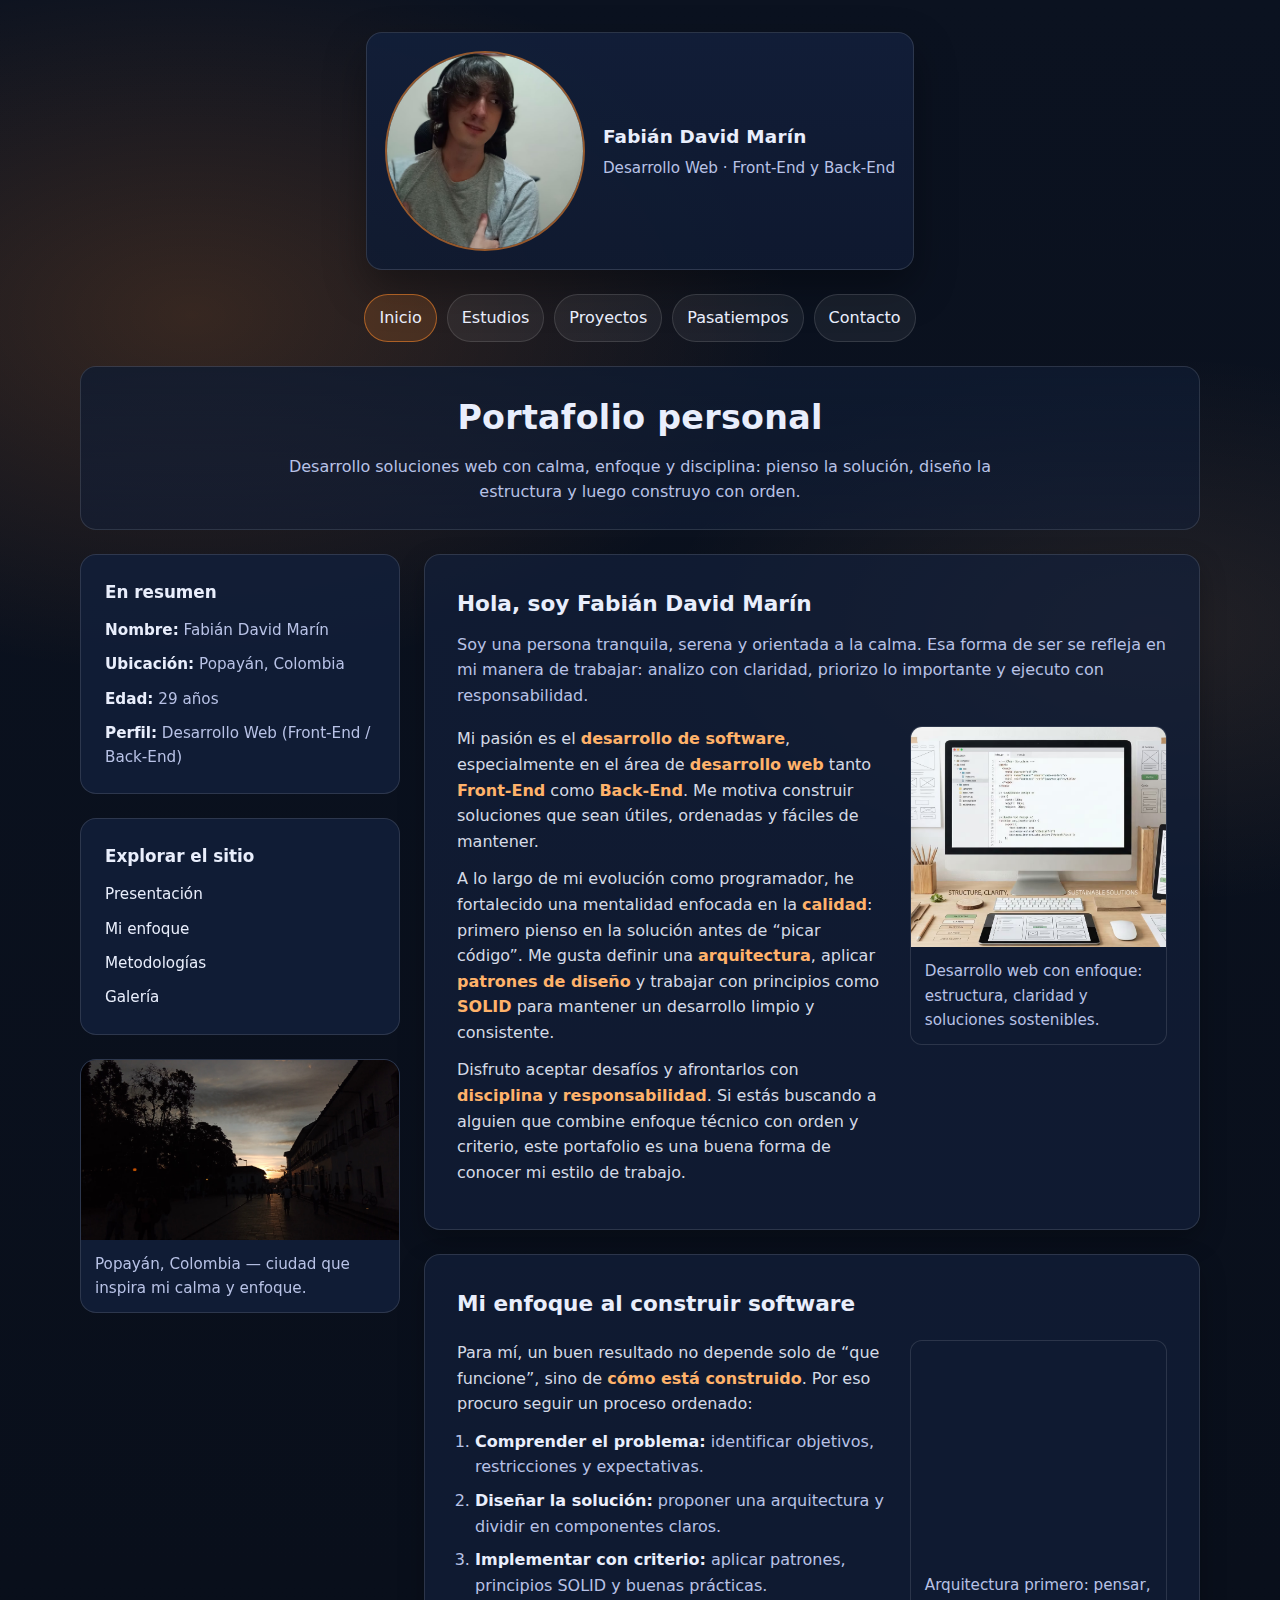
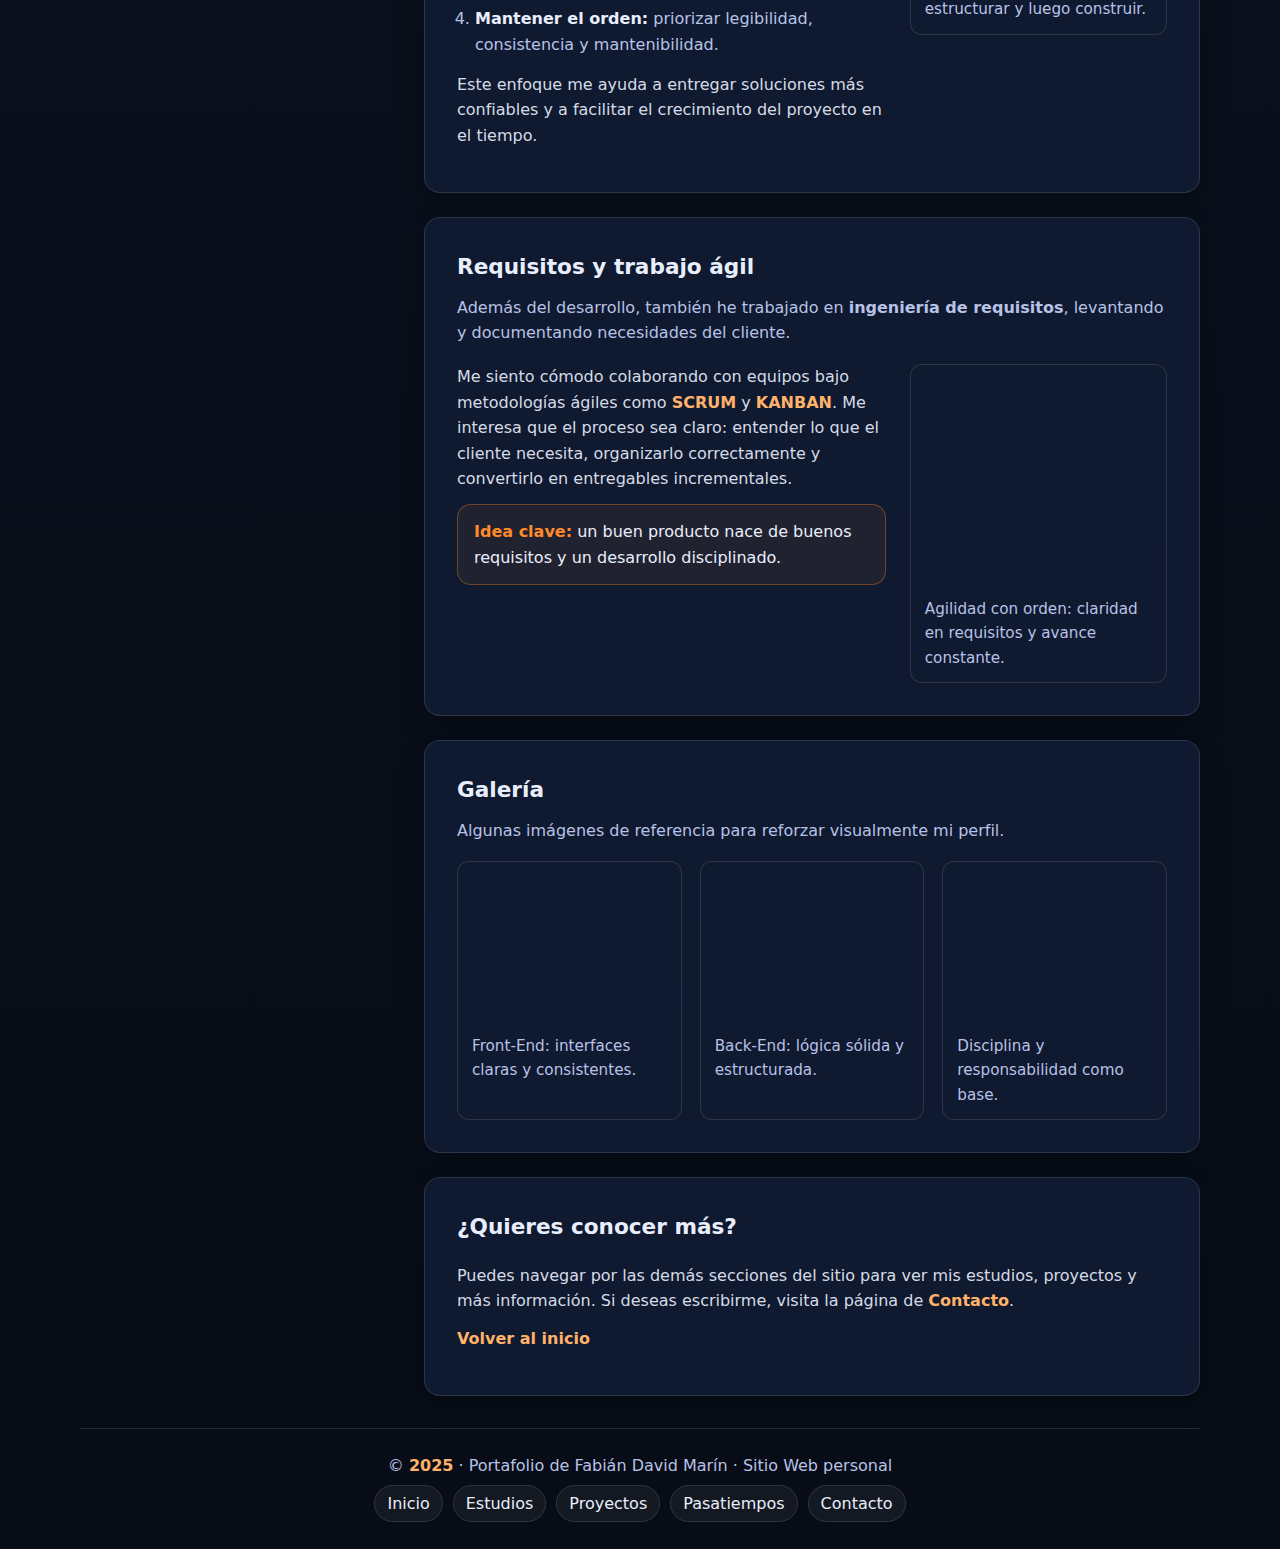
<file: index.html>
<!DOCTYPE html>
<html lang="es">

<head>
    <meta charset="UTF-8" />
    <meta name="viewport" content="width=device-width, initial-scale=1.0" />
    <meta name="description"
        content="Portafolio personal de Fabián David Marín - Desarrollo Web Front-End y Back-End." />
    <title>Inicio | Portafolio de Fabián David Marín</title>

    <link rel="stylesheet" href="css/index.css">
</head>

<body class="site-body">

    <!-- =========================
       CABECERA (HEADER)
  ========================== -->
    <header class="site-header" id="top">
        <div class="header__brand">
            <!-- Imagen de perfil (ruta estática para que la agregues luego) -->
            <figure class="brand__figure">

                <!-- OPTIMIZACIÓN: usa AVIF/WebP y deja el original como fallback.
                     Nota: crea estos archivos en /img/:
                     - foto-perfil.avif
                     - foto-perfil.webp
                     - (mantén foto-perfil.jpg como respaldo) -->
                <picture class="brand__picture">
                    <source type="image/avif" srcset="img/foto-perfil.avif" />
                    <source type="image/webp" srcset="img/foto-perfil.webp" />
                    <img class="brand__avatar brand__avatar--optimized" src="img/foto-perfil.jpg"
                        alt="Foto de perfil profesional de Fabián David Marín (retrato con fondo neutro, estilo formal)"
                        decoding="async" fetchpriority="high" />
                </picture>

                <figcaption class="brand__caption">
                    <!-- Texto breve de identidad -->
                    <strong class="brand__name">Fabián David Marín</strong>
                    <span class="brand__role">Desarrollo Web · Front-End y Back-End</span>
                </figcaption>
            </figure>
        </div>

        <!-- =========================
         NAVEGACIÓN PRINCIPAL
         (Debe enlazar a otros HTML)
    ========================== -->
        <nav class="site-nav" aria-label="Navegación principal">
            <ul class="nav__list">
                <!-- Enlace a inicio (este mismo archivo) -->
                <li class="nav__item"><a class="nav__link nav__link--active" href="index.html">Inicio</a></li>

                <!-- Enlaces a páginas del sitio web (se implementan en otros archivos) -->
                <li class="nav__item"><a class="nav__link" href="estudios.html">Estudios</a></li>
                <li class="nav__item"><a class="nav__link" href="proyectos.html">Proyectos</a></li>
                <li class="nav__item"><a class="nav__link" href="pasatiempos.html">Pasatiempos</a></li>
                <li class="nav__item"><a class="nav__link" href="contacto.html">Contacto</a></li>
            </ul>
        </nav>

        <!-- Frase corta tipo “hero” (solo texto, sin CSS) -->
        <section class="header__intro" aria-label="Presentación breve">
            <h1 class="intro__title">Portafolio personal</h1>
            <p class="intro__subtitle">
                Desarrollo soluciones web con calma, enfoque y disciplina: pienso la solución, diseño la estructura y
                luego construyo con orden.
            </p>
        </section>
    </header>

    <!-- =========================
       CONTENIDO PRINCIPAL
       (Layout: sidebar + contenido)
  ========================== -->
    <main class="site-main">

        <!-- =========================
         BARRA LATERAL (ASIDE)
         Útil para: resumen, datos rápidos, “enlaces internos”
    ========================== -->
        <aside class="sidebar" aria-label="Barra lateral con información rápida">
            <section class="sidebar__card">
                <h2 class="sidebar__title">En resumen</h2>
                <ul class="sidebar__list">
                    <li class="sidebar__item"><strong>Nombre:</strong> Fabián David Marín</li>
                    <li class="sidebar__item"><strong>Ubicación:</strong> Popayán, Colombia</li>
                    <li class="sidebar__item"><strong>Edad:</strong> 29 años</li>
                    <li class="sidebar__item"><strong>Perfil:</strong> Desarrollo Web (Front-End / Back-End)</li>
                </ul>
            </section>

            <section class="sidebar__card">
                <h2 class="sidebar__title">Explorar el sitio</h2>
                <!-- Enlaces internos hacia secciones del inicio (opcional, pero útil) -->
                <nav class="sidebar__nav" aria-label="Navegación interna">
                    <ul class="sidebar__list">
                        <li class="sidebar__item"><a class="sidebar__link" href="#presentacion">Presentación</a></li>
                        <li class="sidebar__item"><a class="sidebar__link" href="#enfoque">Mi enfoque</a></li>
                        <li class="sidebar__item"><a class="sidebar__link" href="#metodologias">Metodologías</a></li>
                        <li class="sidebar__item"><a class="sidebar__link" href="#galeria">Galería</a></li>
                    </ul>
                </nav>
            </section>

            <!-- Imagen extra (para que no sea puro texto) -->
            <figure class="sidebar__figure">

                <!-- OPTIMIZACIÓN: versiones modernas + lazy-load por ser imagen secundaria -->
                <picture class="sidebar__picture">
                    <source type="image/avif" srcset="img/imagen-popayan.avif" />
                    <source type="image/webp" srcset="img/imagen-popayan.webp" />
                    <img class="sidebar__image sidebar__image--optimized" src="img/imagen-popayan.jpg"
                        alt="Imagen representativa de Popayán, Colombia (arquitectura colonial, calles blancas, paisaje urbano)"
                        loading="lazy" decoding="async" />
                </picture>

                <figcaption class="sidebar__caption">
                    Popayán, Colombia — ciudad que inspira mi calma y enfoque.
                </figcaption>
            </figure>
        </aside>

        <!-- =========================
         SECCIÓN DE CONTENIDO (ARTICLE/SECTIONS)
    ========================== -->
        <article class="content" aria-label="Contenido principal de inicio">

            <!-- ===== Presentación personal ===== -->
            <section class="content__section" id="presentacion">
                <header class="section__header">
                    <h2 class="section__title">Hola, soy Fabián David Marín</h2>
                    <p class="section__lead">
                        Soy una persona tranquila, serena y orientada a la calma. Esa forma de ser se refleja en mi
                        manera de trabajar:
                        analizo con claridad, priorizo lo importante y ejecuto con responsabilidad.
                    </p>
                </header>

                <div class="section__grid">
                    <!-- Bloque de texto principal -->
                    <div class="section__text">
                        <p class="section__paragraph">
                            Mi pasión es el <strong>desarrollo de software</strong>, especialmente en el área de
                            <strong>desarrollo web</strong> tanto
                            <strong>Front-End</strong> como <strong>Back-End</strong>. Me motiva construir soluciones
                            que sean útiles, ordenadas y fáciles
                            de mantener.
                        </p>

                        <p class="section__paragraph">
                            A lo largo de mi evolución como programador, he fortalecido una mentalidad enfocada en la
                            <strong>calidad</strong>:
                            primero pienso en la solución antes de “picar código”. Me gusta definir una
                            <strong>arquitectura</strong>,
                            aplicar <strong>patrones de diseño</strong> y trabajar con principios como
                            <strong>SOLID</strong> para mantener un desarrollo
                            limpio y consistente.
                        </p>

                        <p class="section__paragraph">
                            Disfruto aceptar desafíos y afrontarlos con <strong>disciplina</strong> y
                            <strong>responsabilidad</strong>. Si estás buscando
                            a alguien que combine enfoque técnico con orden y criterio, este portafolio es una buena
                            forma de conocer mi estilo de trabajo.
                        </p>
                    </div>

                    <!-- Bloque visual (imagen relacionada con desarrollo) -->
                    <figure class="section__figure">

                        <!-- OPTIMIZACIÓN: si tu original era PNG pesado, aquí apuntas a AVIF/WebP + fallback -->
                        <picture class="section__picture">
                            <source type="image/avif" srcset="img/imagen-desarrollo-web.avif" />
                            <source type="image/webp" srcset="img/imagen-desarrollo-web.webp" />
                            <img class="section__image section__image--optimized" src="img/imagen-desarrollo-web.webp"
                                alt="Imagen conceptual de desarrollo web (pantalla con código, elementos de interfaz y diseño)"
                                loading="lazy" decoding="async" />
                        </picture>

                        <figcaption class="section__caption">
                            Desarrollo web con enfoque: estructura, claridad y soluciones sostenibles.
                        </figcaption>
                    </figure>
                </div>
            </section>

            <!-- ===== Enfoque / mentalidad ===== -->
            <section class="content__section" id="enfoque">
                <header class="section__header">
                    <h2 class="section__title">Mi enfoque al construir software</h2>
                </header>

                <div class="section__grid">
                    <div class="section__text">
                        <p class="section__paragraph">
                            Para mí, un buen resultado no depende solo de “que funcione”, sino de <strong>cómo está
                                construido</strong>.
                            Por eso procuro seguir un proceso ordenado:
                        </p>

                        <!-- Lista para explicar el proceso sin meter JS/CSS -->
                        <ol class="section__list">
                            <li class="section__list-item">
                                <strong>Comprender el problema:</strong> identificar objetivos, restricciones y
                                expectativas.
                            </li>
                            <li class="section__list-item">
                                <strong>Diseñar la solución:</strong> proponer una arquitectura y dividir en componentes
                                claros.
                            </li>
                            <li class="section__list-item">
                                <strong>Implementar con criterio:</strong> aplicar patrones, principios SOLID y buenas
                                prácticas.
                            </li>
                            <li class="section__list-item">
                                <strong>Mantener el orden:</strong> priorizar legibilidad, consistencia y
                                mantenibilidad.
                            </li>
                        </ol>

                        <p class="section__paragraph">
                            Este enfoque me ayuda a entregar soluciones más confiables y a facilitar el crecimiento del
                            proyecto en el tiempo.
                        </p>
                    </div>

                    <figure class="section__figure">

                        <!-- OPTIMIZACIÓN: AVIF/WebP + fallback -->
                        <picture class="section__picture">
                            <source type="image/avif" srcset="img/imagen-arquitectura-software.avif" />
                            <source type="image/webp" srcset="img/imagen-arquitectura-software.webp" />
                            <img class="section__image section__image--optimized"
                                src="img/imagen-arquitectura-software.webp"
                                alt="Diagrama ilustrativo de arquitectura de software (capas o componentes conectados, estilo simple)"
                                loading="lazy" decoding="async" />
                        </picture>

                        <figcaption class="section__caption">
                            Arquitectura primero: pensar, estructurar y luego construir.
                        </figcaption>
                    </figure>
                </div>
            </section>

            <!-- ===== Metodologías / requisitos ===== -->
            <section class="content__section" id="metodologias">
                <header class="section__header">
                    <h2 class="section__title">Requisitos y trabajo ágil</h2>
                    <p class="section__lead">
                        Además del desarrollo, también he trabajado en <strong>ingeniería de requisitos</strong>,
                        levantando y documentando
                        necesidades del cliente.
                    </p>
                </header>

                <div class="section__grid">
                    <div class="section__text">
                        <p class="section__paragraph">
                            Me siento cómodo colaborando con equipos bajo metodologías ágiles como
                            <strong>SCRUM</strong> y <strong>KANBAN</strong>.
                            Me interesa que el proceso sea claro: entender lo que el cliente necesita, organizarlo
                            correctamente y convertirlo
                            en entregables incrementales.
                        </p>

                        <!-- Un bloque tipo “nota” usando un contenedor genérico -->
                        <div class="section__note" role="note">
                            <p class="note__text">
                                <strong>Idea clave:</strong> un buen producto nace de buenos requisitos y un desarrollo
                                disciplinado.
                            </p>
                        </div>
                    </div>

                    <figure class="section__figure">

                        <!-- OPTIMIZACIÓN: AVIF/WebP + fallback -->
                        <picture class="section__picture">
                            <source type="image/avif" srcset="img/imagen-metodologias-agiles.avif" />
                            <source type="image/webp" srcset="img/imagen-metodologias-agiles.webp" />
                            <img class="section__image section__image--optimized"
                                src="img/imagen-metodologias-agiles.webp"
                                alt="Imagen representativa de metodologías ágiles (tablero kanban, post-its o sprints, ambiente de equipo)"
                                loading="lazy" decoding="async" />
                        </picture>

                        <figcaption class="section__caption">
                            Agilidad con orden: claridad en requisitos y avance constante.
                        </figcaption>
                    </figure>
                </div>
            </section>

            <!-- ===== Galería simple (para equilibrar texto/imagen) ===== -->
            <section class="content__section" id="galeria" aria-label="Galería de imágenes">
                <header class="section__header">
                    <h2 class="section__title">Galería</h2>
                    <p class="section__lead">
                        Algunas imágenes de referencia para reforzar visualmente mi perfil.
                    </p>
                </header>

                <!-- Galería básica sin CSS: lista de figuras -->
                <div class="gallery">
                    <figure class="gallery__item">

                        <!-- OPTIMIZACIÓN: AVIF/WebP + fallback -->
                        <picture class="gallery__picture">
                            <source type="image/avif" srcset="img/imagen-frontend.avif" />
                            <source type="image/webp" srcset="img/imagen-frontend.webp" />
                            <img class="gallery__image gallery__image--optimized" src="img/imagen-frontend.webp"
                                alt="Imagen alusiva a Front-End (componentes UI, diseño web, maquetación)"
                                loading="lazy" decoding="async" />
                        </picture>

                        <figcaption class="gallery__caption">Front-End: interfaces claras y consistentes.</figcaption>
                    </figure>

                    <figure class="gallery__item">

                        <!-- OPTIMIZACIÓN: AVIF/WebP + fallback -->
                        <picture class="gallery__picture">
                            <source type="image/avif" srcset="img/imagen-backend.avif" />
                            <source type="image/webp" srcset="img/imagen-backend.webp" />
                            <img class="gallery__image gallery__image--optimized" src="img/imagen-backend.webp"
                                alt="Imagen alusiva a Back-End (servidores, APIs, bases de datos, arquitectura)"
                                loading="lazy" decoding="async" />
                        </picture>

                        <figcaption class="gallery__caption">Back-End: lógica sólida y estructurada.</figcaption>
                    </figure>

                    <figure class="gallery__item">

                        <!-- OPTIMIZACIÓN: AVIF/WebP + fallback -->
                        <picture class="gallery__picture">
                            <source type="image/avif" srcset="img/imagen-disciplinado.avif" />
                            <source type="image/webp" srcset="img/imagen-disciplinado.webp" />
                            <img class="gallery__image gallery__image--optimized" src="img/imagen-disciplinado.webp"
                                alt="Imagen que represente disciplina y enfoque (persona trabajando concentrada, escritorio ordenado)"
                                loading="lazy" decoding="async" />
                        </picture>

                        <figcaption class="gallery__caption">Disciplina y responsabilidad como base.</figcaption>
                    </figure>
                </div>
            </section>

            <!-- ===== Llamado a la acción (sin inventar contacto) ===== -->
            <section class="content__section" aria-label="Llamado a la acción">
                <header class="section__header">
                    <h2 class="section__title">¿Quieres conocer más?</h2>
                </header>

                <p class="section__paragraph">
                    Puedes navegar por las demás secciones del sitio para ver mis estudios, proyectos y más información.
                    Si deseas escribirme, visita la página de <a class="content__link"
                        href="contacto.html">Contacto</a>.
                </p>

                <!-- Enlace para volver arriba -->
                <p class="section__paragraph">
                    <a class="content__link" href="#top">Volver al inicio</a>
                </p>
            </section>

        </article>
    </main>

    <!-- =========================
       PIE DE PÁGINA (FOOTER)
  ========================== -->
    <footer class="site-footer" aria-label="Pie de página">
        <p class="footer__text">
            &copy; <span class="footer__year">2025</span> · Portafolio de Fabián David Marín · Sitio Web personal
        </p>

        <!-- Nota: sin inventar datos de contacto aquí; solo referencia de navegación -->
        <nav class="footer__nav" aria-label="Navegación del pie de página">
            <ul class="footer__list">
                <li class="footer__item"><a class="footer__link" href="index.html">Inicio</a></li>
                <li class="footer__item"><a class="footer__link" href="estudios.html">Estudios</a></li>
                <li class="footer__item"><a class="footer__link" href="proyectos.html">Proyectos</a></li>
                <li class="footer__item"><a class="footer__link" href="pasatiempos.html">Pasatiempos</a></li>
                <li class="footer__item"><a class="footer__link" href="contacto.html">Contacto</a></li>
            </ul>
        </nav>
    </footer>

</body>

</html>
</file>
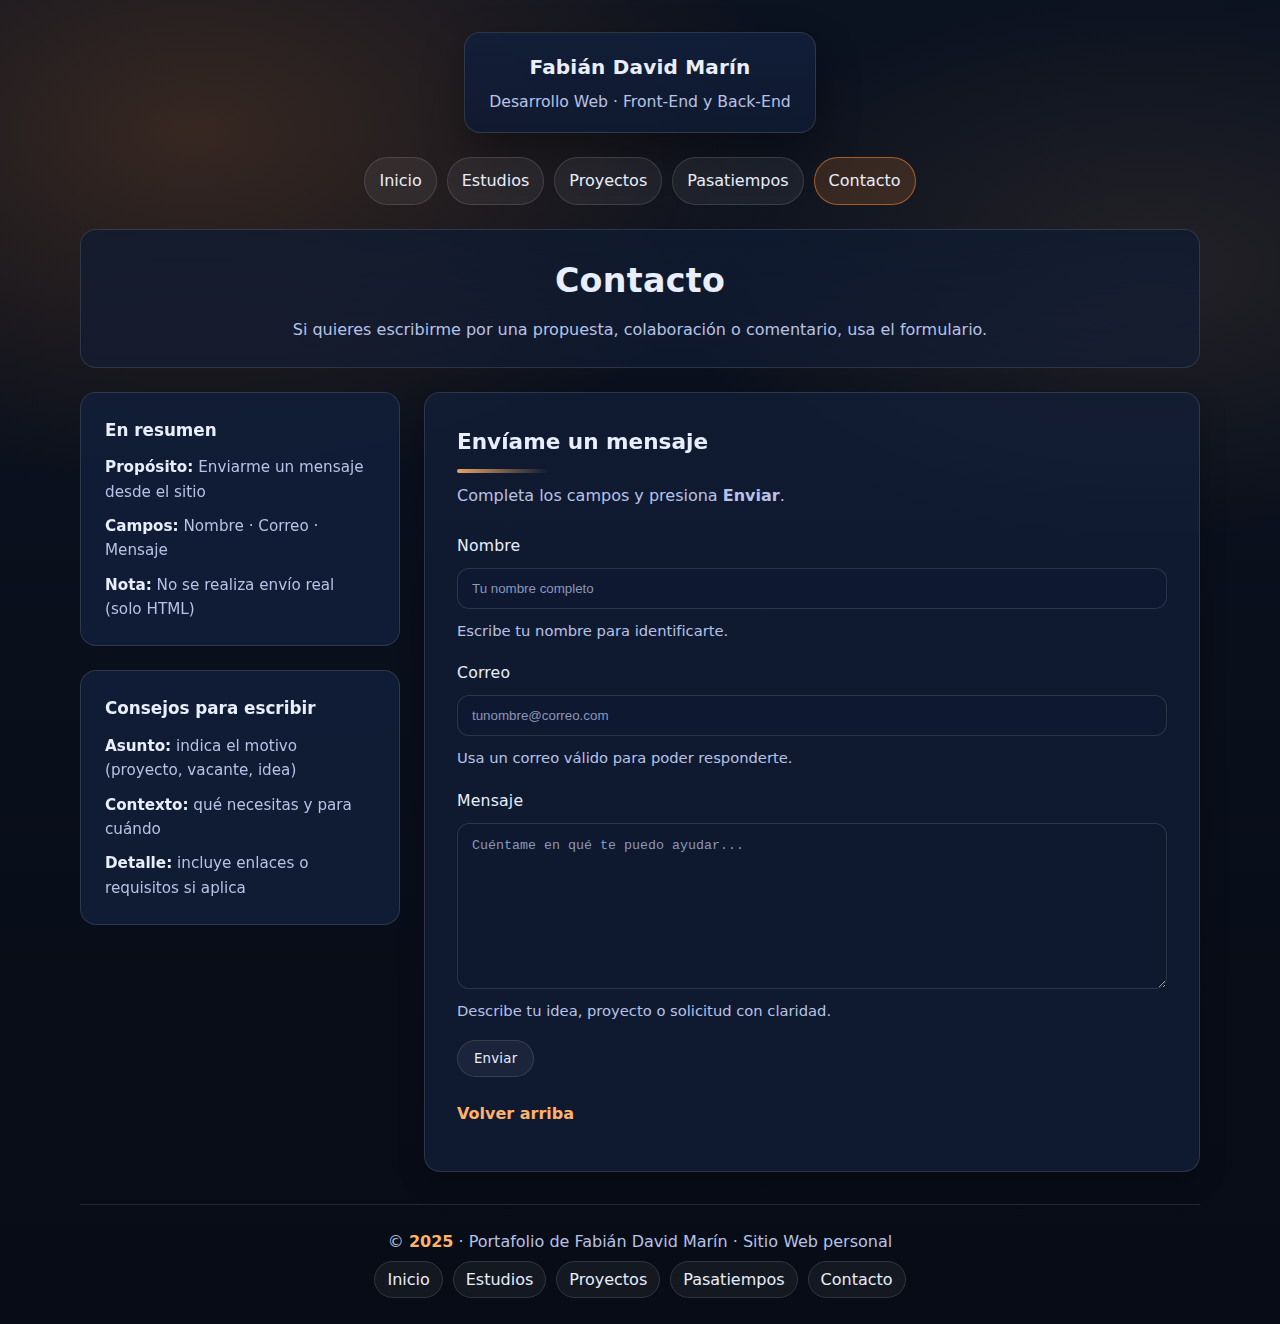
<file: contacto.html>
<!DOCTYPE html>
<html lang="es">

<head>
    <meta charset="UTF-8" />
    <meta name="viewport" content="width=device-width, initial-scale=1.0" />
    <meta name="description"
        content="Contacto - Portafolio de Fabián David Marín. Formulario para enviar un mensaje." />
    <title>Contacto | Portafolio de Fabián David Marín</title>

    <!-- CSS externo (se reutiliza el mismo archivo para mantener consistencia visual) -->
    <link rel="stylesheet" href="css/index.css">
</head>

<body class="site-body">

    <!-- =========================
       CABECERA (HEADER)
  ========================== -->
    <header class="site-header" id="top">

        <!-- Marca / identidad (versión texto, sin imagen) -->
        <div class="header__brand">
            <div class="brand__caption" aria-label="Identidad del portafolio">
                <strong class="brand__name">Fabián David Marín</strong>
                <span class="brand__role">Desarrollo Web · Front-End y Back-End</span>
            </div>
        </div>

        <!-- =========================
         NAVEGACIÓN PRINCIPAL
    ========================== -->
        <nav class="site-nav" aria-label="Navegación principal">
            <ul class="nav__list">
                <li class="nav__item"><a class="nav__link" href="index.html">Inicio</a></li>
                <li class="nav__item"><a class="nav__link" href="estudios.html">Estudios</a></li>
                <li class="nav__item"><a class="nav__link" href="proyectos.html">Proyectos</a></li>
                <li class="nav__item"><a class="nav__link" href="pasatiempos.html">Pasatiempos</a></li>

                <!-- Página actual -->
                <li class="nav__item"><a class="nav__link nav__link--active" href="contacto.html">Contacto</a></li>
            </ul>
        </nav>

        <!-- Intro tipo “hero” (solo texto, consistente con el sitio) -->
        <section class="header__intro" aria-label="Introducción de la sección de contacto">
            <h1 class="intro__title">Contacto</h1>
            <p class="intro__subtitle">
                Si quieres escribirme por una propuesta, colaboración o comentario, usa el formulario.
            </p>
        </section>
    </header>

    <!-- =========================
       CONTENIDO PRINCIPAL
       (Layout: sidebar + contenido)
  ========================== -->
    <main class="site-main">

        <!-- =========================
         BARRA LATERAL (ASIDE)
    ========================== -->
        <aside class="sidebar" aria-label="Barra lateral con información de contacto">

            <section class="sidebar__card">
                <h2 class="sidebar__title">En resumen</h2>
                <ul class="sidebar__list">
                    <li class="sidebar__item"><strong>Propósito:</strong> Enviarme un mensaje desde el sitio</li>
                    <li class="sidebar__item"><strong>Campos:</strong> Nombre · Correo · Mensaje</li>
                    <li class="sidebar__item"><strong>Nota:</strong> No se realiza envío real (solo HTML)</li>
                </ul>
            </section>

            <section class="sidebar__card">
                <h2 class="sidebar__title">Consejos para escribir</h2>
                <ul class="sidebar__list">
                    <li class="sidebar__item"><strong>Asunto:</strong> indica el motivo (proyecto, vacante, idea)</li>
                    <li class="sidebar__item"><strong>Contexto:</strong> qué necesitas y para cuándo</li>
                    <li class="sidebar__item"><strong>Detalle:</strong> incluye enlaces o requisitos si aplica</li>
                </ul>
            </section>

        </aside>

        <!-- =========================
         CONTENIDO PRINCIPAL (ARTICLE)
    ========================== -->
        <article class="content" aria-label="Contenido principal de contacto">

            <!-- =========================
               FORMULARIO DE CONTACTO
               Requisito: nombre, correo, mensaje y botón enviar
          ========================== -->
            <section class="content__section contact" aria-label="Formulario de contacto">
                <header class="section__header">
                    <h2 class="section__title">Envíame un mensaje</h2>
                    <p class="section__lead">
                        Completa los campos y presiona <strong>Enviar</strong>.
                    </p>
                </header>

                <!-- Nota: action="#" para evitar envío real. No JS. -->
                <form class="contact-form" action="#" aria-label="Formulario para enviar un mensaje">

                    <!-- Grupo: Nombre -->
                    <div class="form__group">
                        <label class="form__label" for="nombre">Nombre</label>
                        <input class="form__input" type="text" id="nombre" name="nombre"
                            placeholder="Tu nombre completo" autocomplete="name" required />
                        <p class="form__hint" id="hint-nombre">Escribe tu nombre para identificarte.</p>
                    </div>

                    <!-- Grupo: Correo -->
                    <div class="form__group">
                        <label class="form__label" for="correo">Correo</label>
                        <input class="form__input" type="email" id="correo" name="correo"
                            placeholder="tunombre@correo.com" autocomplete="email" required />
                        <p class="form__hint" id="hint-correo">Usa un correo válido para poder responderte.</p>
                    </div>

                    <!-- Grupo: Mensaje -->
                    <div class="form__group">
                        <label class="form__label" for="mensaje">Mensaje</label>
                        <textarea class="form__textarea" id="mensaje" name="mensaje"
                            placeholder="Cuéntame en qué te puedo ayudar..." rows="7" required></textarea>
                        <p class="form__hint" id="hint-mensaje">Describe tu idea, proyecto o solicitud con claridad.</p>
                    </div>

                    <!-- Acciones -->
                    <div class="form__actions">
                        <button class="form__button" type="submit">Enviar</button>
                    </div>

                </form>

                <!-- Enlace para volver arriba -->
                <p class="section__paragraph">
                    <a class="content__link" href="#top">Volver arriba</a>
                </p>
            </section>

        </article>
    </main>

    <!-- =========================
       PIE DE PÁGINA (FOOTER)
       * Se mantiene igual al de las demás páginas para consistencia
  ========================== -->
    <footer class="site-footer" aria-label="Pie de página">
        <p class="footer__text">
            &copy; <span class="footer__year">2025</span> · Portafolio de Fabián David Marín · Sitio Web personal
        </p>

        <nav class="footer__nav" aria-label="Navegación del pie de página">
            <ul class="footer__list">
                <li class="footer__item"><a class="footer__link" href="index.html">Inicio</a></li>
                <li class="footer__item"><a class="footer__link" href="estudios.html">Estudios</a></li>
                <li class="footer__item"><a class="footer__link" href="proyectos.html">Proyectos</a></li>
                <li class="footer__item"><a class="footer__link" href="pasatiempos.html">Pasatiempos</a></li>
                <li class="footer__item"><a class="footer__link" href="contacto.html">Contacto</a></li>
            </ul>
        </nav>
    </footer>

</body>

</html>
</file>
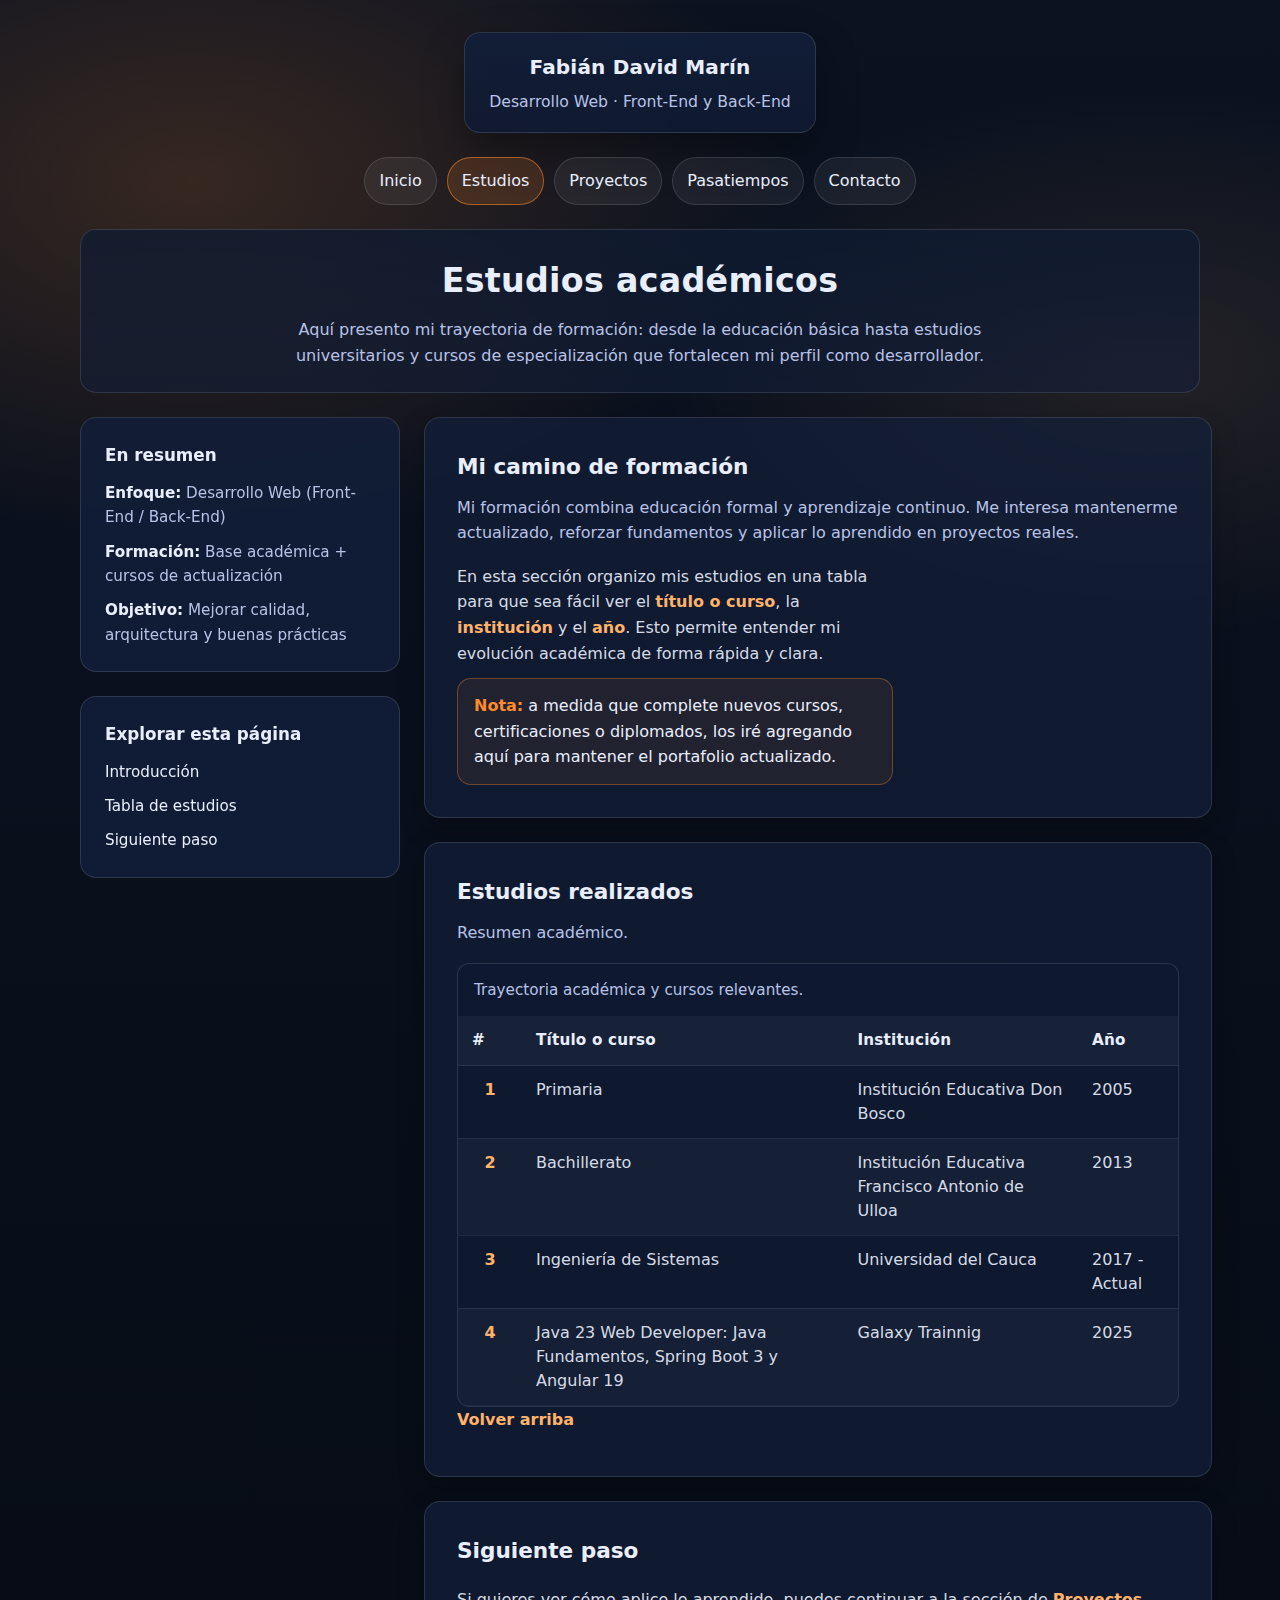
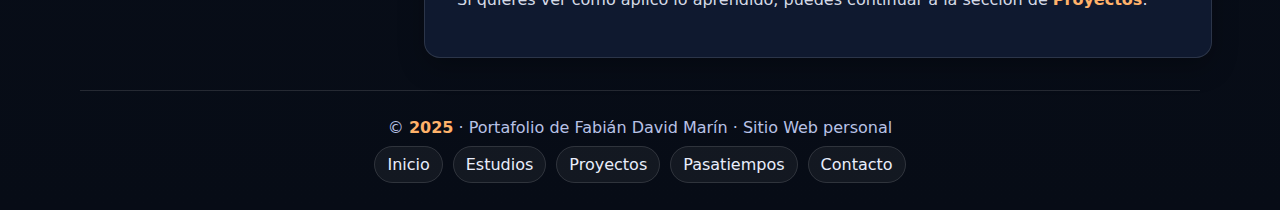
<file: estudios.html>
<!DOCTYPE html>
<html lang="es">

<head>
    <meta charset="UTF-8" />
    <meta name="viewport" content="width=device-width, initial-scale=1.0" />
    <meta name="description"
        content="Estudios académicos de Fabián David Marín - formación académica, cursos y trayectoria." />
    <title>Estudios | Portafolio de Fabián David Marín</title>

    <!-- CSS externo (se reutiliza el mismo archivo para mantener consistencia visual) -->
    <link rel="stylesheet" href="css/index.css">
</head>

<body class="site-body">

    <!-- =========================
       CABECERA (HEADER)
       * Nota: aquí NO se muestra la foto de perfil.
       * Se mantiene la navegación y la intro, como en index.html
  ========================== -->
    <header class="site-header" id="top">

        <!-- Marca / identidad (versión texto, sin imagen) -->
        <div class="header__brand">
            <!-- Reutilizo las clases de marca para que el CSS futuro sea consistente -->
            <div class="brand__caption" aria-label="Identidad del portafolio">
                <strong class="brand__name">Fabián David Marín</strong>
                <span class="brand__role">Desarrollo Web · Front-End y Back-End</span>
            </div>
        </div>

        <!-- =========================
         NAVEGACIÓN PRINCIPAL
         (Debe enlazar a otros HTML)
    ========================== -->
        <nav class="site-nav" aria-label="Navegación principal">
            <ul class="nav__list">
                <li class="nav__item"><a class="nav__link" href="index.html">Inicio</a></li>

                <!-- Página actual -->
                <li class="nav__item"><a class="nav__link nav__link--active" href="estudios.html">Estudios</a></li>

                <li class="nav__item"><a class="nav__link" href="proyectos.html">Proyectos</a></li>
                <li class="nav__item"><a class="nav__link" href="pasatiempos.html">Pasatiempos</a></li>
                <li class="nav__item"><a class="nav__link" href="contacto.html">Contacto</a></li>
            </ul>
        </nav>

        <!-- Intro tipo “hero” (solo texto, consistente con index.html) -->
        <section class="header__intro" aria-label="Introducción de la sección de estudios">
            <h1 class="intro__title">Estudios académicos</h1>
            <p class="intro__subtitle">
                Aquí presento mi trayectoria de formación: desde la educación básica hasta estudios universitarios y
                cursos de especialización que fortalecen mi perfil como desarrollador.
            </p>
        </section>
    </header>

    <!-- =========================
       CONTENIDO PRINCIPAL
       (Layout: sidebar + contenido)
  ========================== -->
    <main class="site-main">

        <!-- =========================
         BARRA LATERAL (ASIDE)
         Útil para: resumen, datos rápidos, enlaces internos
    ========================== -->
        <aside class="sidebar" aria-label="Barra lateral con navegación y resumen de estudios">

            <section class="sidebar__card">
                <h2 class="sidebar__title">En resumen</h2>
                <ul class="sidebar__list">
                    <li class="sidebar__item"><strong>Enfoque:</strong> Desarrollo Web (Front-End / Back-End)</li>
                    <li class="sidebar__item"><strong>Formación:</strong> Base académica + cursos de actualización</li>
                    <li class="sidebar__item"><strong>Objetivo:</strong> Mejorar calidad, arquitectura y buenas
                        prácticas</li>
                </ul>
            </section>

            <section class="sidebar__card">
                <h2 class="sidebar__title">Explorar esta página</h2>

                <!-- Enlaces internos (igual idea que en index.html, pero para esta sección) -->
                <nav class="sidebar__nav" aria-label="Navegación interna de estudios">
                    <ul class="sidebar__list">
                        <li class="sidebar__item"><a class="sidebar__link" href="#introduccion">Introducción</a></li>
                        <li class="sidebar__item"><a class="sidebar__link" href="#tabla-estudios">Tabla de estudios</a>
                        </li>
                        <li class="sidebar__item"><a class="sidebar__link" href="#siguiente">Siguiente paso</a></li>
                    </ul>
                </nav>
            </section>

            <!-- Nota: si luego quieres agregar una imagen aquí, puedes copiar la estructura <figure> usada en index.html -->
        </aside>

        <!-- =========================
         CONTENIDO PRINCIPAL (ARTICLE)
    ========================== -->
        <article class="content" aria-label="Contenido principal de estudios">

            <!-- ===== Introducción ===== -->
            <section class="content__section" id="introduccion">
                <header class="section__header">
                    <h2 class="section__title">Mi camino de formación</h2>
                    <p class="section__lead">
                        Mi formación combina educación formal y aprendizaje continuo. Me interesa mantenerme
                        actualizado,
                        reforzar fundamentos y aplicar lo aprendido en proyectos reales.
                    </p>
                </header>

                <div class="section__grid">
                    <div class="section__text">
                        <p class="section__paragraph">
                            En esta sección organizo mis estudios en una tabla para que sea fácil ver el
                            <strong>título o curso</strong>, la <strong>institución</strong> y el <strong>año</strong>.
                            Esto permite entender mi evolución académica de forma rápida y clara.
                        </p>

                        <div class="section__note" role="note">
                            <p class="note__text">
                                <strong>Nota:</strong> a medida que complete nuevos cursos, certificaciones o
                                diplomados,
                                los iré agregando aquí para mantener el portafolio actualizado.
                            </p>
                        </div>
                    </div>
                </div>
            </section>

            <!-- ===== Tabla de estudios (requisito principal) ===== -->
            <section class="content__section" id="tabla-estudios" aria-label="Tabla de estudios académicos">
                <header class="section__header">
                    <h2 class="section__title">Estudios realizados</h2>
                    <p class="section__lead">
                        Resumen académico.
                    </p>
                </header>

                <!-- Tabla accesible: caption + thead/tbody + th con scope -->
                <div class="section__table">
                    <table class="studies-table">
                        <caption class="table__caption">
                            Trayectoria académica y cursos relevantes.
                        </caption>

                        <thead class="table__head">
                            <tr class="table__row">
                                <th class="table__header" scope="col">#</th>
                                <th class="table__header" scope="col">Título o curso</th>
                                <th class="table__header" scope="col">Institución</th>
                                <th class="table__header" scope="col">Año</th>
                            </tr>
                        </thead>

                        <tbody class="table__body">
                            <tr class="table__row">
                                <th class="table__cell table__cell--index" scope="row">1</th>
                                <td class="table__cell">Primaria</td>
                                <td class="table__cell">Institución Educativa Don Bosco</td>
                                <td class="table__cell">2005</td>
                            </tr>

                            <tr class="table__row">
                                <th class="table__cell table__cell--index" scope="row">2</th>
                                <td class="table__cell">Bachillerato</td>
                                <td class="table__cell">Institución Educativa Francisco Antonio de Ulloa</td>
                                <td class="table__cell">2013</td>
                            </tr>

                            <tr class="table__row">
                                <th class="table__cell table__cell--index" scope="row">3</th>
                                <td class="table__cell">Ingeniería de Sistemas</td>
                                <td class="table__cell">Universidad del Cauca</td>
                                <td class="table__cell">2017 - Actual</td>
                            </tr>

                            <tr class="table__row">
                                <th class="table__cell table__cell--index" scope="row">4</th>
                                <td class="table__cell">Java 23 Web Developer: Java Fundamentos, Spring Boot 3 y Angular
                                    19</td>
                                <td class="table__cell">Galaxy Trainnig</td>
                                <td class="table__cell">2025</td>
                            </tr>
                        </tbody>
                    </table>
                </div>

                <!-- Enlace para volver arriba -->
                <p class="section__paragraph">
                    <a class="content__link" href="#top">Volver arriba</a>
                </p>
            </section>

            <!-- ===== Cierre / siguiente paso ===== -->
            <section class="content__section" id="siguiente" aria-label="Cierre de la sección de estudios">
                <header class="section__header">
                    <h2 class="section__title">Siguiente paso</h2>
                </header>

                <p class="section__paragraph">
                    Si quieres ver cómo aplico lo aprendido, puedes continuar a la sección de
                    <a class="content__link" href="proyectos.html">Proyectos</a>.
                </p>
            </section>

        </article>
    </main>

    <!-- =========================
       PIE DE PÁGINA (FOOTER)
       * Se mantiene igual al de index.html para consistencia
  ========================== -->
    <footer class="site-footer" aria-label="Pie de página">
        <p class="footer__text">
            &copy; <span class="footer__year">2025</span> · Portafolio de Fabián David Marín · Sitio Web personal
        </p>

        <nav class="footer__nav" aria-label="Navegación del pie de página">
            <ul class="footer__list">
                <li class="footer__item"><a class="footer__link" href="index.html">Inicio</a></li>
                <li class="footer__item"><a class="footer__link" href="estudios.html">Estudios</a></li>
                <li class="footer__item"><a class="footer__link" href="proyectos.html">Proyectos</a></li>
                <li class="footer__item"><a class="footer__link" href="pasatiempos.html">Pasatiempos</a></li>
                <li class="footer__item"><a class="footer__link" href="contacto.html">Contacto</a></li>
            </ul>
        </nav>
    </footer>

</body>

</html>
</file>
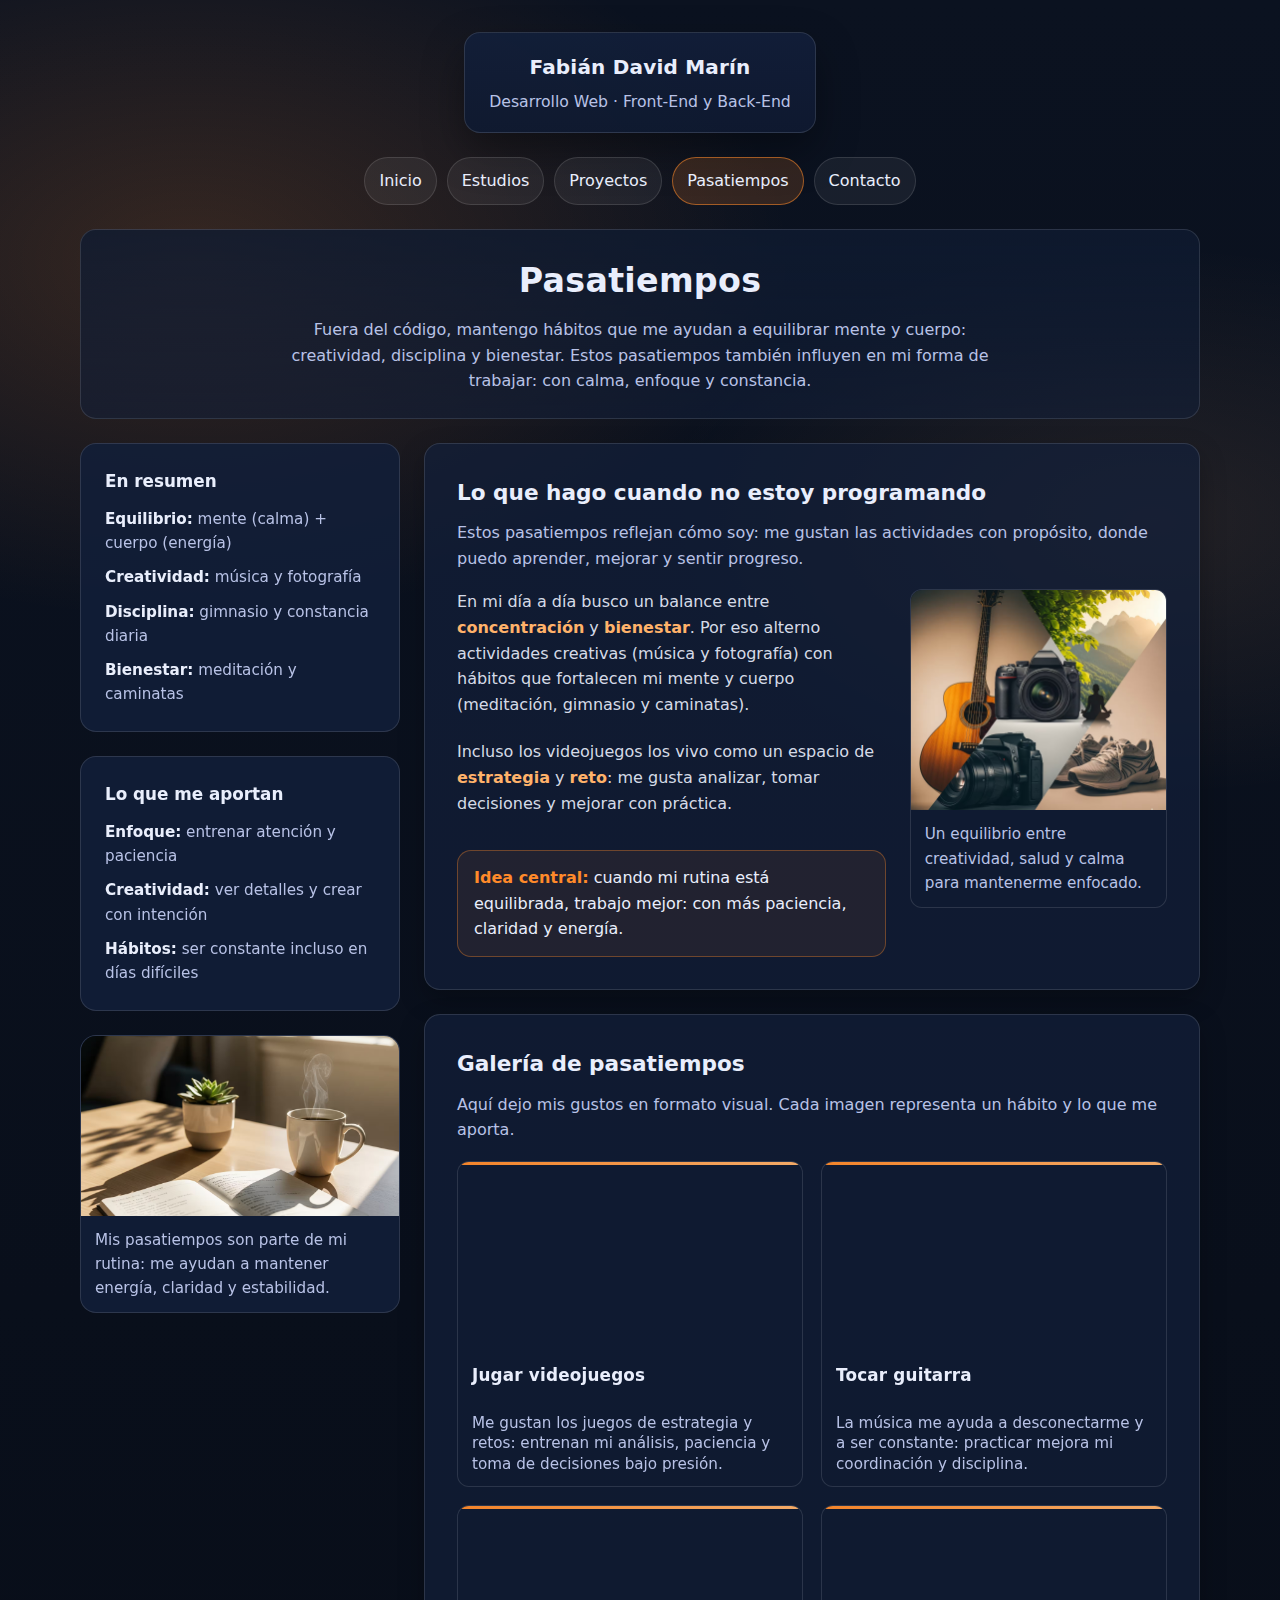
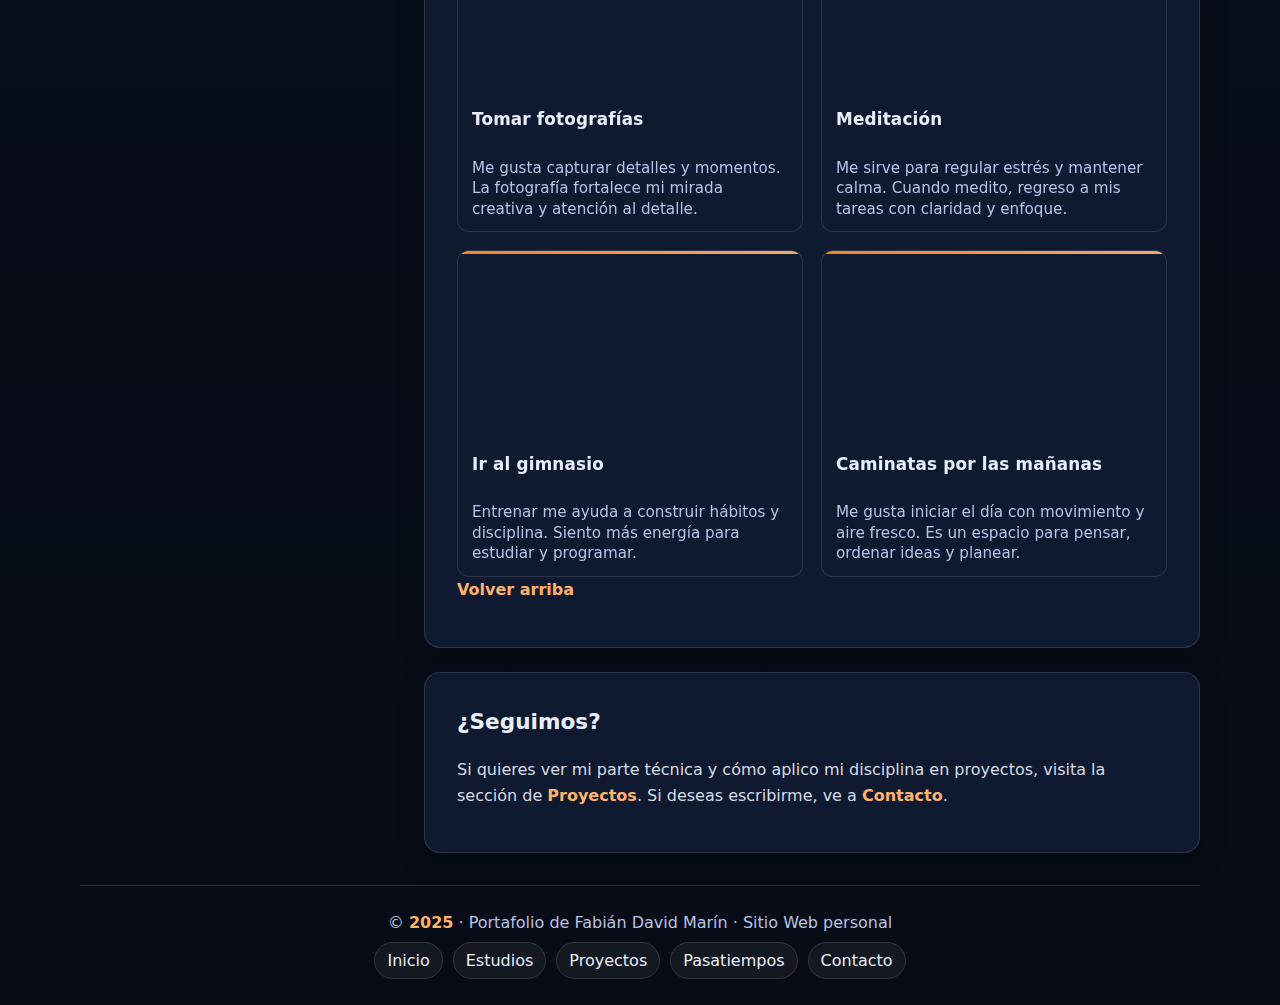
<file: pasatiempos.html>
<!DOCTYPE html>
<html lang="es">

<head>
    <meta charset="UTF-8" />
    <meta name="viewport" content="width=device-width, initial-scale=1.0" />
    <meta name="description"
        content="Pasatiempos de Fabián David Marín: actividades que fortalecen disciplina, creatividad y bienestar (videojuegos, guitarra, fotografía, meditación, gimnasio y caminatas)." />
    <title>Pasatiempos | Portafolio de Fabián David Marín</title>

    <!-- CSS externo (se reutiliza el mismo archivo para mantener consistencia visual) -->
    <link rel="stylesheet" href="css/index.css">
</head>

<body class="site-body">

    <!-- =========================
       CABECERA (HEADER)
       * Consistente con estudios.html y proyectos.html (marca en texto)
  ========================== -->
    <header class="site-header" id="top">

        <!-- Marca / identidad (versión texto, sin imagen) -->
        <div class="header__brand">
            <div class="brand__caption" aria-label="Identidad del portafolio">
                <strong class="brand__name">Fabián David Marín</strong>
                <span class="brand__role">Desarrollo Web · Front-End y Back-End</span>
            </div>
        </div>

        <!-- =========================
         NAVEGACIÓN PRINCIPAL
    ========================== -->
        <nav class="site-nav" aria-label="Navegación principal">
            <ul class="nav__list">
                <li class="nav__item"><a class="nav__link" href="index.html">Inicio</a></li>
                <li class="nav__item"><a class="nav__link" href="estudios.html">Estudios</a></li>
                <li class="nav__item"><a class="nav__link" href="proyectos.html">Proyectos</a></li>

                <!-- Página actual -->
                <li class="nav__item"><a class="nav__link nav__link--active" href="pasatiempos.html">Pasatiempos</a>
                </li>

                <li class="nav__item"><a class="nav__link" href="contacto.html">Contacto</a></li>
            </ul>
        </nav>

        <!-- Intro tipo “hero” (solo texto) -->
        <section class="header__intro" aria-label="Introducción de la sección de pasatiempos">
            <h1 class="intro__title">Pasatiempos</h1>
            <p class="intro__subtitle">
                Fuera del código, mantengo hábitos que me ayudan a equilibrar mente y cuerpo: creatividad, disciplina y
                bienestar. Estos pasatiempos también influyen en mi forma de trabajar: con calma, enfoque y constancia.
            </p>
        </section>
    </header>

    <!-- =========================
       CONTENIDO PRINCIPAL
       (Layout: sidebar + contenido)
  ========================== -->
    <main class="site-main">

        <!-- =========================
         BARRA LATERAL (ASIDE)
         Restricción: NO incluir “Explorar Sitio” / “Explorar Página”
    ========================== -->
        <aside class="sidebar" aria-label="Barra lateral con resumen de pasatiempos">

            <section class="sidebar__card">
                <h2 class="sidebar__title">En resumen</h2>
                <ul class="sidebar__list">
                    <li class="sidebar__item"><strong>Equilibrio:</strong> mente (calma) + cuerpo (energía)</li>
                    <li class="sidebar__item"><strong>Creatividad:</strong> música y fotografía</li>
                    <li class="sidebar__item"><strong>Disciplina:</strong> gimnasio y constancia diaria</li>
                    <li class="sidebar__item"><strong>Bienestar:</strong> meditación y caminatas</li>
                </ul>
            </section>

            <section class="sidebar__card">
                <h2 class="sidebar__title">Lo que me aportan</h2>
                <ul class="sidebar__list">
                    <li class="sidebar__item"><strong>Enfoque:</strong> entrenar atención y paciencia</li>
                    <li class="sidebar__item"><strong>Creatividad:</strong> ver detalles y crear con intención</li>
                    <li class="sidebar__item"><strong>Hábitos:</strong> ser constante incluso en días difíciles</li>
                </ul>
            </section>

            <!-- Imagen extra (mismo patrón de index.html) -->
            <figure class="sidebar__figure">
                <picture class="sidebar__picture">
                    <source type="image/avif" srcset="img/imagen-habitos.avif" />
                    <source type="image/webp" srcset="img/imagen-habitos.webp" />
                    <img class="sidebar__image sidebar__image--optimized" src="img/imagen-habitos.webp"
                        alt="Imagen representativa de hábitos saludables (rutina, cuaderno de notas, taza de café, ambiente tranquilo)"
                        loading="lazy" decoding="async" />
                </picture>

                <figcaption class="sidebar__caption">
                    Mis pasatiempos son parte de mi rutina: me ayudan a mantener energía, claridad y estabilidad.
                </figcaption>
            </figure>

        </aside>

        <!-- =========================
         CONTENIDO PRINCIPAL (ARTICLE)
    ========================== -->
        <article class="content" aria-label="Contenido principal de pasatiempos">

            <!-- =========================
               Contexto / introducción
          ========================== -->
            <section class="content__section hobbies" aria-label="Introducción de pasatiempos">
                <header class="section__header">
                    <h2 class="section__title">Lo que hago cuando no estoy programando</h2>
                    <p class="section__lead">
                        Estos pasatiempos reflejan cómo soy: me gustan las actividades con propósito, donde puedo
                        aprender, mejorar y sentir progreso.
                    </p>
                </header>

                <div class="section__grid">
                    <div class="section__text">
                        <p class="section__paragraph">
                            En mi día a día busco un balance entre <strong>concentración</strong> y
                            <strong>bienestar</strong>. Por eso alterno actividades creativas (música y fotografía) con
                            hábitos que fortalecen mi mente y cuerpo (meditación, gimnasio y caminatas).
                        </p>

                        <p class="section__paragraph">
                            Incluso los videojuegos los vivo como un espacio de <strong>estrategia</strong> y
                            <strong>reto</strong>: me gusta analizar, tomar decisiones y mejorar con práctica.
                        </p>

                        <div class="section__note" role="note">
                            <p class="note__text">
                                <strong>Idea central:</strong> cuando mi rutina está equilibrada, trabajo mejor: con más
                                paciencia, claridad y energía.
                            </p>
                        </div>
                    </div>

                    <!-- Imagen de apoyo (mismo patrón picture + figcaption) -->
                    <figure class="section__figure hobbies__figure">
                        <picture class="section__picture">
                            <source type="image/avif" srcset="img/imagen-pasatiempos.avif" />
                            <source type="image/webp" srcset="img/imagen-pasatiempos.webp" />
                            <img class="section__image section__image--optimized" src="img/imagen-pasatiempos.webp"
                                alt="Collage o composición visual de pasatiempos (guitarra, cámara, naturaleza, meditación y deporte)"
                                loading="lazy" decoding="async" />
                        </picture>

                        <figcaption class="section__caption">
                            Un equilibrio entre creatividad, salud y calma para mantenerme enfocado.
                        </figcaption>
                    </figure>
                </div>
            </section>

            <!-- =========================
               Galería (Grid Layout) - requisito principal
               * Al menos 4 imágenes + pie de texto
               * Reutiliza clases .gallery, .gallery__item, etc. (ya existen en tu CSS)
          ========================== -->
            <section class="content__section hobbies-gallery" aria-label="Galería de pasatiempos con imágenes">
                <header class="section__header">
                    <h2 class="section__title">Galería de pasatiempos</h2>
                    <p class="section__lead">
                        Aquí dejo mis gustos en formato visual. Cada imagen representa un hábito y lo que me aporta.
                    </p>
                </header>

                <!-- Grid (reutiliza la galería del sitio) -->
                <div class="gallery hobbies__grid" aria-label="Listado visual de pasatiempos">

                    <!-- 1) Videojuegos -->
                    <figure class="gallery__item hobby-card hobby-card--gaming">
                        <picture class="gallery__picture hobby-card__picture">
                            <source type="image/avif" srcset="img/hobby-videojuegos.avif" />
                            <source type="image/webp" srcset="img/hobby-videojuegos.webp" />
                            <img class="gallery__image gallery__image--optimized hobby-card__image"
                                src="img/hobby-videojuegos.webp"
                                alt="Imagen de videojuegos: setup de PC o consola con control, monitor encendido y ambiente gamer (sin marcas)"
                                loading="lazy" decoding="async" />
                        </picture>

                        <figcaption class="gallery__caption hobby-card__caption">
                            <strong class="hobby-card__title">Jugar videojuegos</strong><br />
                            <span class="hobby-card__text">
                                Me gustan los juegos de estrategia y retos: entrenan mi análisis, paciencia y toma de
                                decisiones bajo presión.
                            </span>
                        </figcaption>
                    </figure>

                    <!-- 2) Guitarra -->
                    <figure class="gallery__item hobby-card hobby-card--guitar">
                        <picture class="gallery__picture hobby-card__picture">
                            <source type="image/avif" srcset="img/hobby-guitarra.avif" />
                            <source type="image/webp" srcset="img/hobby-guitarra.webp" />
                            <img class="gallery__image gallery__image--optimized hobby-card__image"
                                src="img/hobby-guitarra.webp"
                                alt="Imagen de guitarra: persona tocando guitarra acústica o eléctrica, manos en el diapasón, ambiente cálido"
                                loading="lazy" decoding="async" />
                        </picture>

                        <figcaption class="gallery__caption hobby-card__caption">
                            <strong class="hobby-card__title">Tocar guitarra</strong><br />
                            <span class="hobby-card__text">
                                La música me ayuda a desconectarme y a ser constante: practicar mejora mi coordinación y
                                disciplina.
                            </span>
                        </figcaption>
                    </figure>

                    <!-- 3) Fotografía -->
                    <figure class="gallery__item hobby-card hobby-card--photo">
                        <picture class="gallery__picture hobby-card__picture">
                            <source type="image/avif" srcset="img/hobby-fotografia.avif" />
                            <source type="image/webp" srcset="img/hobby-fotografia.webp" />
                            <img class="gallery__image gallery__image--optimized hobby-card__image"
                                src="img/hobby-fotografia.webp"
                                alt="Imagen de fotografía: cámara en mano o colgada al cuello, enfoque en lente, escena urbana o naturaleza"
                                loading="lazy" decoding="async" />
                        </picture>

                        <figcaption class="gallery__caption hobby-card__caption">
                            <strong class="hobby-card__title">Tomar fotografías</strong><br />
                            <span class="hobby-card__text">
                                Me gusta capturar detalles y momentos. La fotografía fortalece mi mirada creativa y
                                atención al detalle.
                            </span>
                        </figcaption>
                    </figure>

                    <!-- 4) Meditación -->
                    <figure class="gallery__item hobby-card hobby-card--meditation">
                        <picture class="gallery__picture hobby-card__picture">
                            <source type="image/avif" srcset="img/hobby-meditacion.avif" />
                            <source type="image/webp" srcset="img/hobby-meditacion.webp" />
                            <img class="gallery__image gallery__image--optimized hobby-card__image"
                                src="img/hobby-meditacion.webp"
                                alt="Imagen de meditación: persona sentada en postura cómoda, ambiente tranquilo, luz suave, naturaleza o interior minimalista"
                                loading="lazy" decoding="async" />
                        </picture>

                        <figcaption class="gallery__caption hobby-card__caption">
                            <strong class="hobby-card__title">Meditación</strong><br />
                            <span class="hobby-card__text">
                                Me sirve para regular estrés y mantener calma. Cuando medito, regreso a mis tareas con
                                claridad y enfoque.
                            </span>
                        </figcaption>
                    </figure>

                    <!-- 5) Gimnasio (extra) -->
                    <figure class="gallery__item hobby-card hobby-card--gym">
                        <picture class="gallery__picture hobby-card__picture">
                            <source type="image/avif" srcset="img/hobby-gimnasio.avif" />
                            <source type="image/webp" srcset="img/hobby-gimnasio.webp" />
                            <img class="gallery__image gallery__image--optimized hobby-card__image"
                                src="img/hobby-gimnasio.webp"
                                alt="Imagen de gimnasio: pesas o mancuernas, persona entrenando fuerza, ambiente deportivo"
                                loading="lazy" decoding="async" />
                        </picture>

                        <figcaption class="gallery__caption hobby-card__caption">
                            <strong class="hobby-card__title">Ir al gimnasio</strong><br />
                            <span class="hobby-card__text">
                                Entrenar me ayuda a construir hábitos y disciplina. Siento más energía para estudiar y
                                programar.
                            </span>
                        </figcaption>
                    </figure>

                    <!-- 6) Caminatas (extra) -->
                    <figure class="gallery__item hobby-card hobby-card--walk">
                        <picture class="gallery__picture hobby-card__picture">
                            <source type="image/avif" srcset="img/hobby-caminatas.avif" />
                            <source type="image/webp" srcset="img/hobby-caminatas.webp" />
                            <img class="gallery__image gallery__image--optimized hobby-card__image"
                                src="img/hobby-caminatas.webp"
                                alt="Imagen de caminatas por la mañana: sendero o parque al amanecer, luz dorada, persona caminando"
                                loading="lazy" decoding="async" />
                        </picture>

                        <figcaption class="gallery__caption hobby-card__caption">
                            <strong class="hobby-card__title">Caminatas por las mañanas</strong><br />
                            <span class="hobby-card__text">
                                Me gusta iniciar el día con movimiento y aire fresco. Es un espacio para pensar, ordenar
                                ideas y planear.
                            </span>
                        </figcaption>
                    </figure>

                </div>

                <!-- Enlace para volver arriba -->
                <p class="section__paragraph">
                    <a class="content__link" href="#top">Volver arriba</a>
                </p>
            </section>

            <!-- =========================
               Cierre (sin “Explorar sitio/página”)
          ========================== -->
            <section class="content__section" aria-label="Cierre de pasatiempos">
                <header class="section__header">
                    <h2 class="section__title">¿Seguimos?</h2>
                </header>

                <p class="section__paragraph">
                    Si quieres ver mi parte técnica y cómo aplico mi disciplina en proyectos, visita la sección de
                    <a class="content__link" href="proyectos.html">Proyectos</a>. Si deseas escribirme, ve a
                    <a class="content__link" href="contacto.html">Contacto</a>.
                </p>
            </section>

        </article>
    </main>

    <!-- =========================
       PIE DE PÁGINA (FOOTER)
       * Igual al del sitio para consistencia
  ========================== -->
    <footer class="site-footer" aria-label="Pie de página">
        <p class="footer__text">
            &copy; <span class="footer__year">2025</span> · Portafolio de Fabián David Marín · Sitio Web personal
        </p>

        <nav class="footer__nav" aria-label="Navegación del pie de página">
            <ul class="footer__list">
                <li class="footer__item"><a class="footer__link" href="index.html">Inicio</a></li>
                <li class="footer__item"><a class="footer__link" href="estudios.html">Estudios</a></li>
                <li class="footer__item"><a class="footer__link" href="proyectos.html">Proyectos</a></li>
                <li class="footer__item"><a class="footer__link" href="pasatiempos.html">Pasatiempos</a></li>
                <li class="footer__item"><a class="footer__link" href="contacto.html">Contacto</a></li>
            </ul>
        </nav>
    </footer>

</body>

</html>
</file>
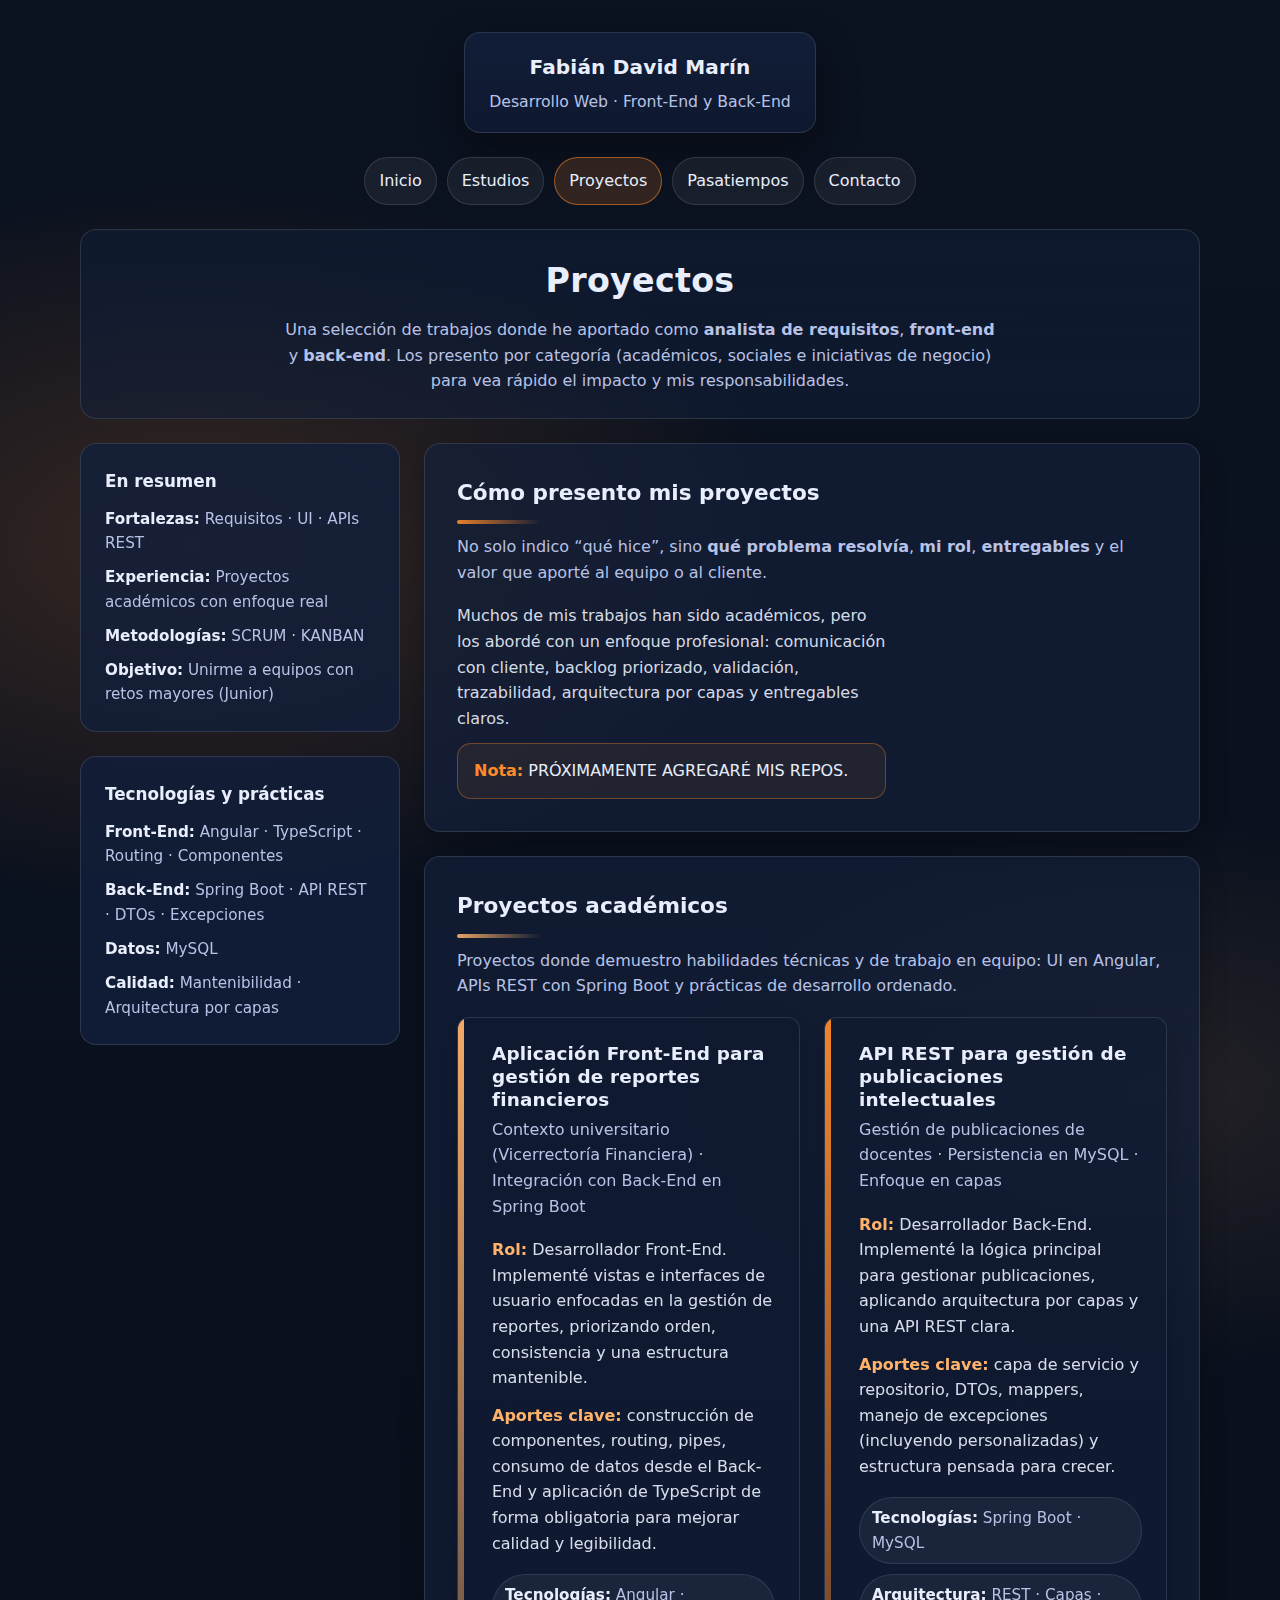
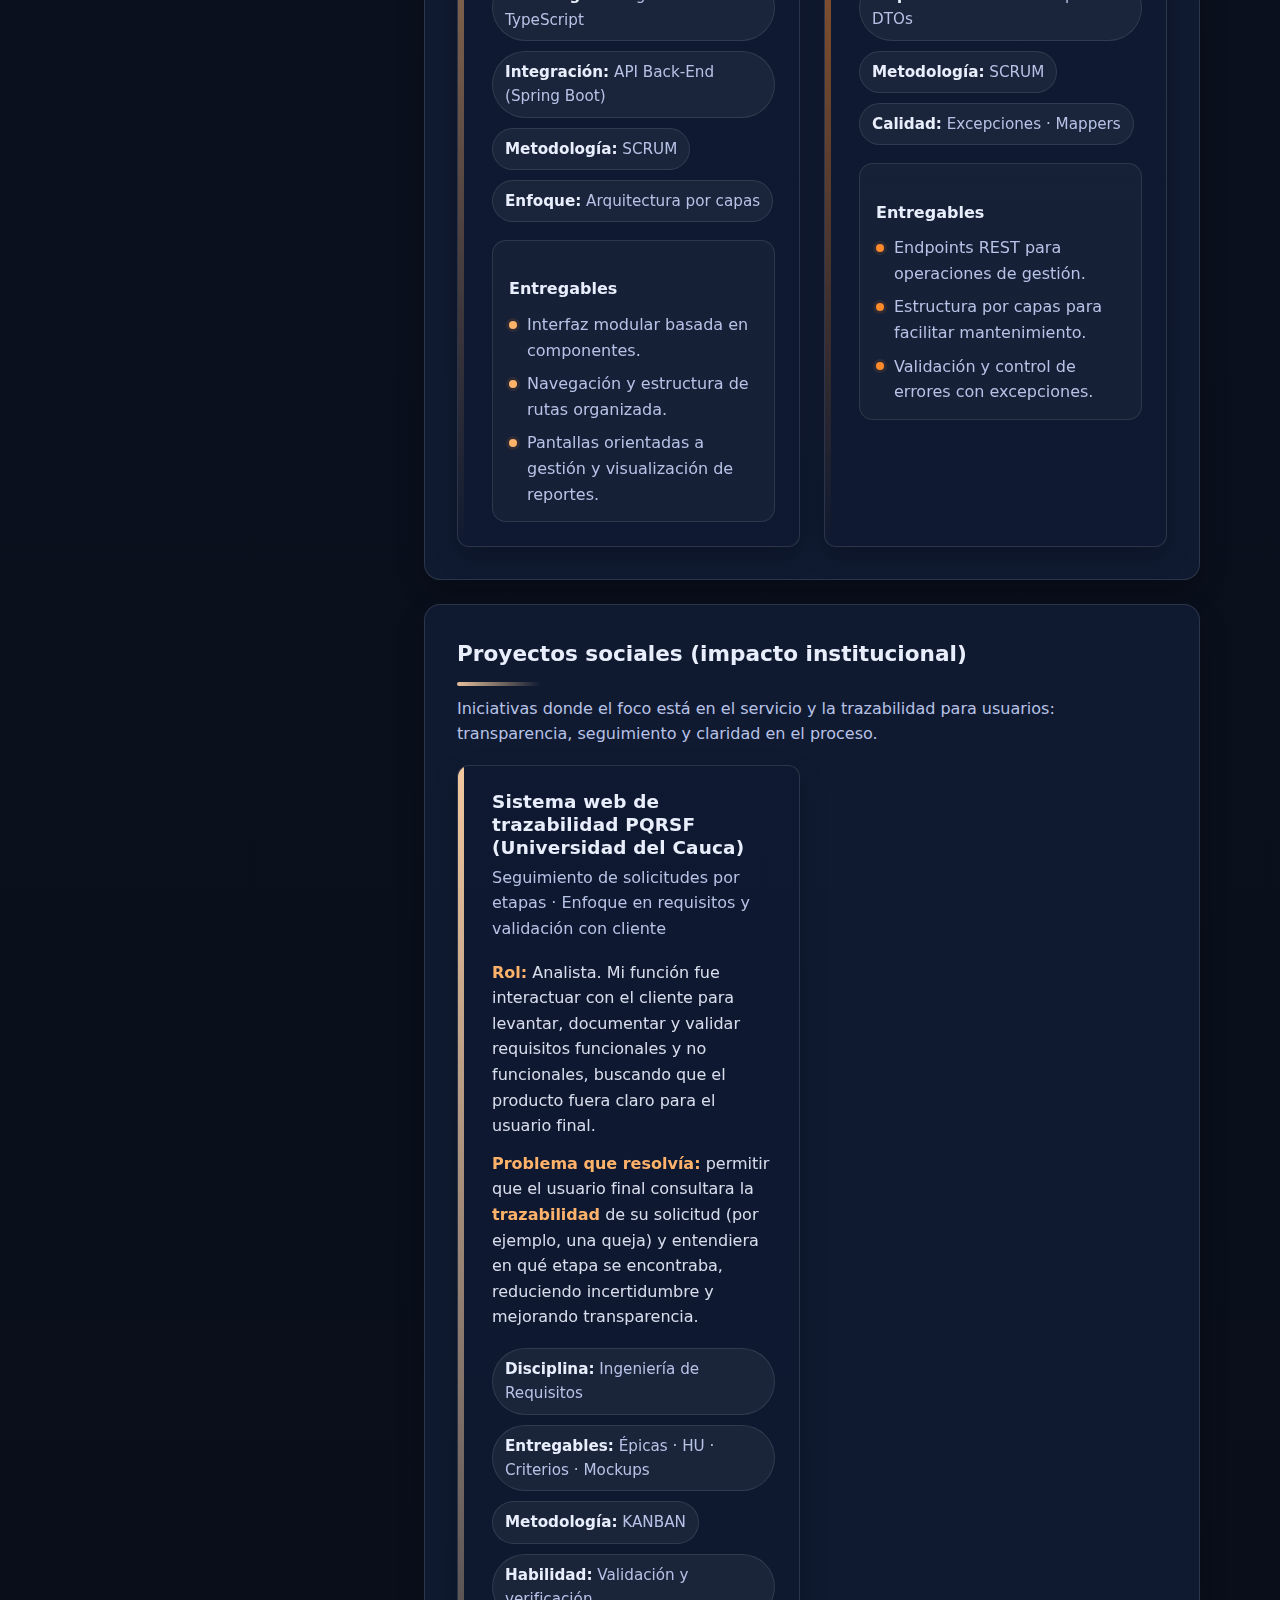
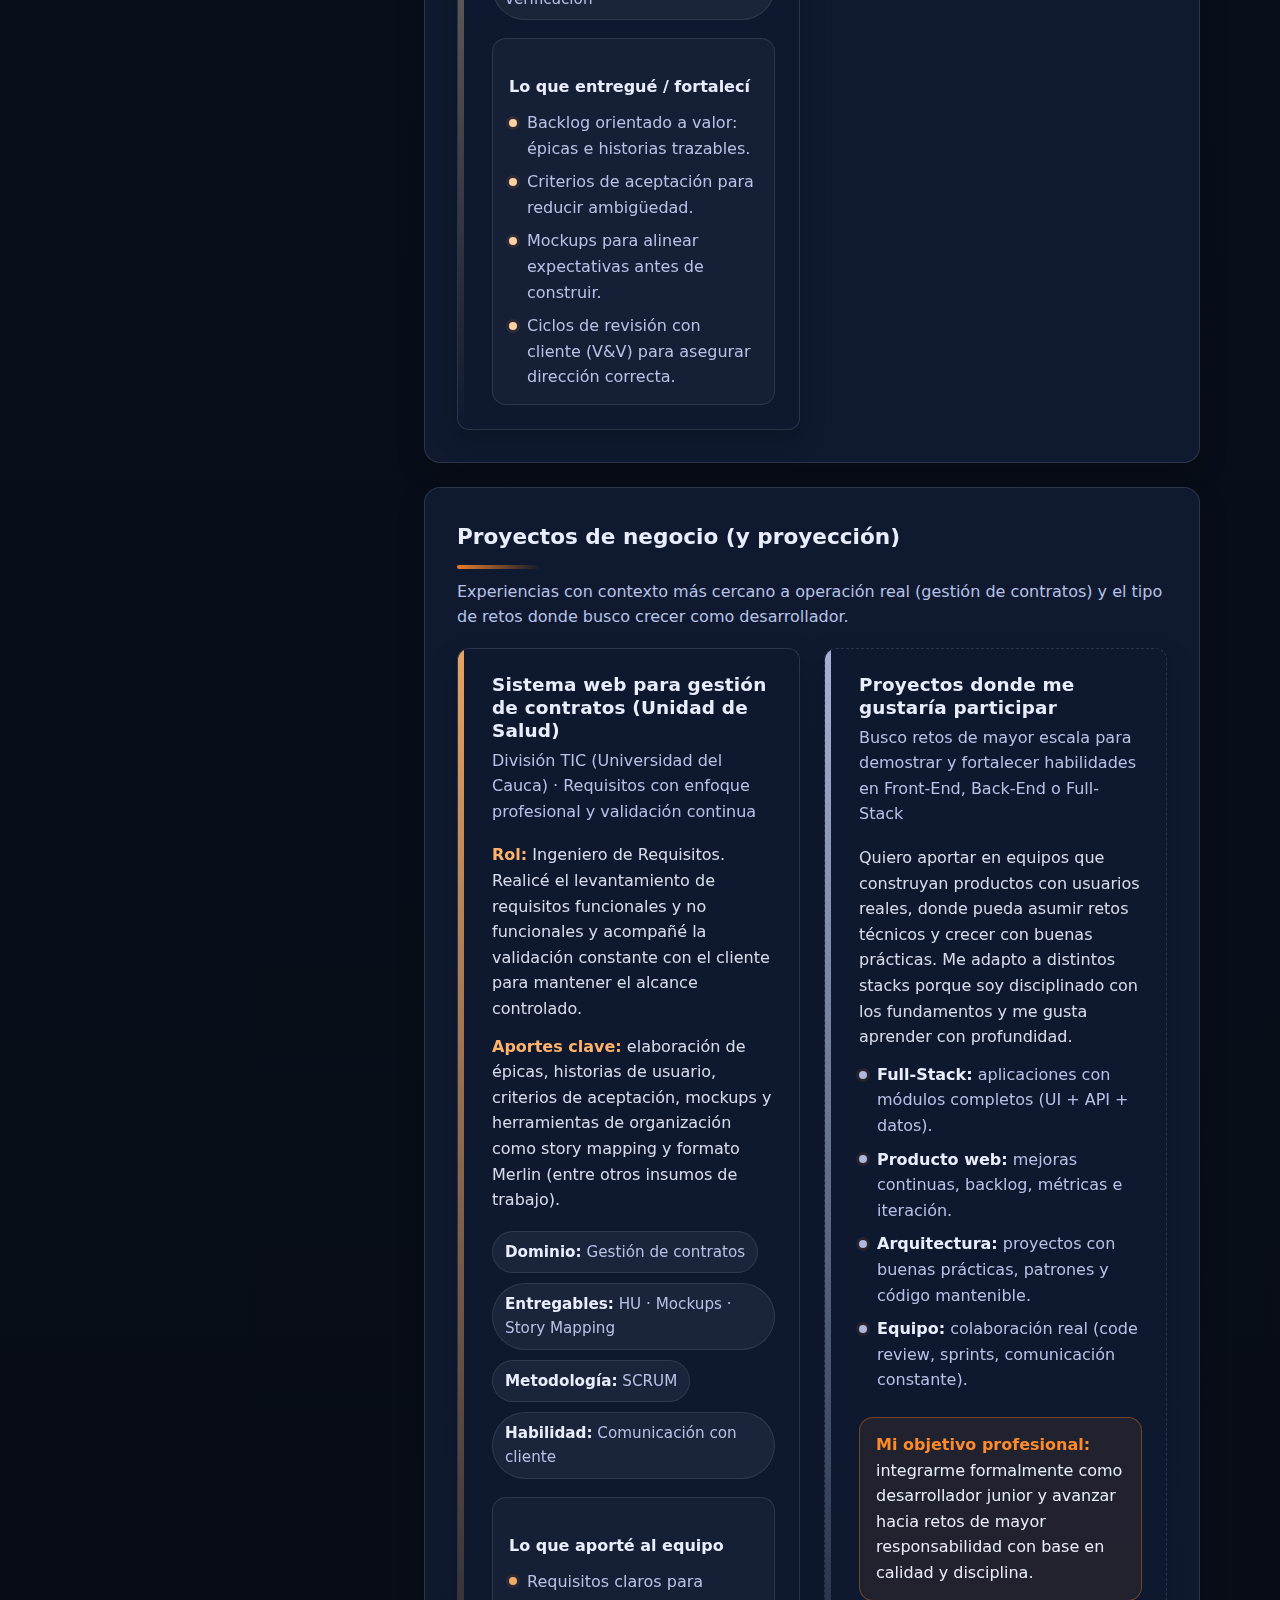
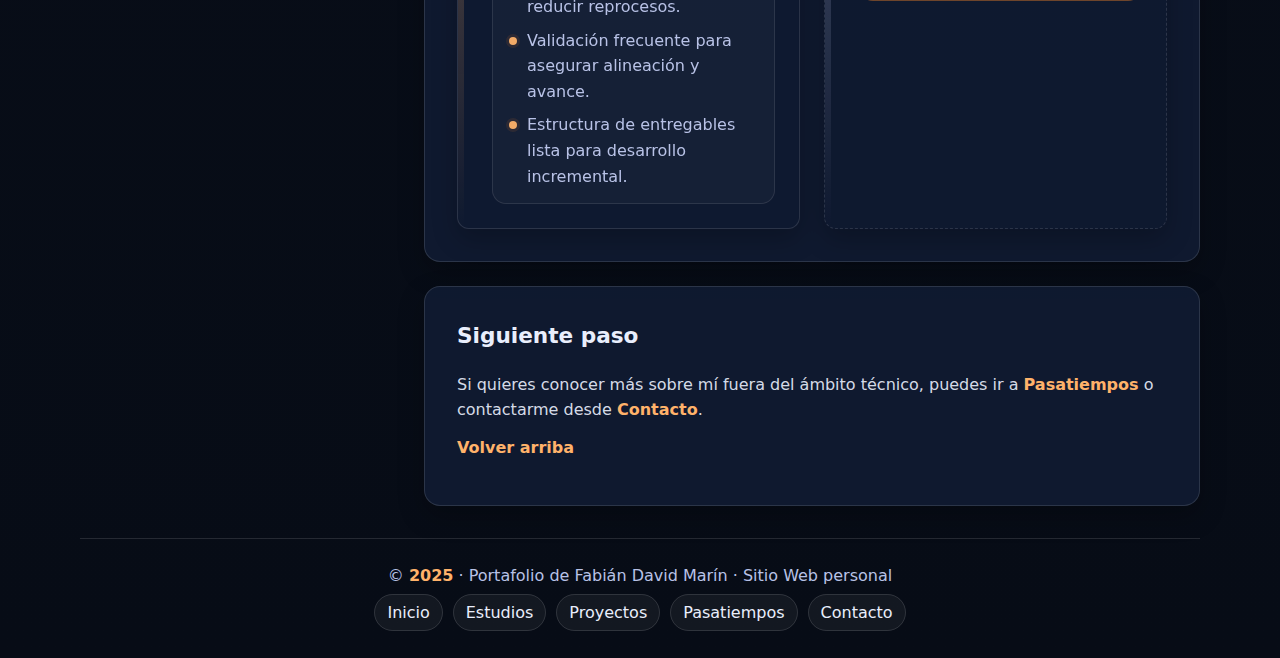
<file: proyectos.html>
<!DOCTYPE html>
<html lang="es">

<head>
    <meta charset="UTF-8" />
    <meta name="viewport" content="width=device-width, initial-scale=1.0" />
    <meta name="description"
        content="Proyectos de Fabián David Marín: experiencia académica, impacto institucional y proyectos de negocio que demuestran habilidades en Front-End, Back-End e ingeniería de requisitos." />
    <title>Proyectos | Portafolio de Fabián David Marín</title>

    <!-- CSS externo (se reutiliza el mismo archivo para mantener consistencia visual) -->
    <link rel="stylesheet" href="css/index.css">
</head>

<body class="site-body">

    <!-- =========================
       CABECERA (HEADER)
       * Nota: aquí NO se muestra la foto de perfil.
       * Se mantiene la navegación y la intro, como en index.html
  ========================== -->
    <header class="site-header" id="top">

        <!-- Marca / identidad (versión texto, sin imagen) -->
        <div class="header__brand">
            <div class="brand__caption" aria-label="Identidad del portafolio">
                <strong class="brand__name">Fabián David Marín</strong>
                <span class="brand__role">Desarrollo Web · Front-End y Back-End</span>
            </div>
        </div>

        <!-- =========================
         NAVEGACIÓN PRINCIPAL
         (Debe enlazar a otros HTML)
    ========================== -->
        <nav class="site-nav" aria-label="Navegación principal">
            <ul class="nav__list">
                <li class="nav__item"><a class="nav__link" href="index.html">Inicio</a></li>
                <li class="nav__item"><a class="nav__link" href="estudios.html">Estudios</a></li>

                <!-- Página actual -->
                <li class="nav__item"><a class="nav__link nav__link--active" href="proyectos.html">Proyectos</a></li>

                <li class="nav__item"><a class="nav__link" href="pasatiempos.html">Pasatiempos</a></li>
                <li class="nav__item"><a class="nav__link" href="contacto.html">Contacto</a></li>
            </ul>
        </nav>

        <!-- Intro tipo “hero” (solo texto, consistente con index.html) -->
        <section class="header__intro" aria-label="Introducción de la sección de proyectos">
            <h1 class="intro__title">Proyectos</h1>
            <p class="intro__subtitle">
                Una selección de trabajos donde he aportado como <strong>analista de requisitos</strong>,
                <strong>front-end</strong> y <strong>back-end</strong>. Los presento por categoría
                (académicos, sociales e iniciativas de negocio) para vea rápido el impacto y mis
                responsabilidades.
            </p>
        </section>
    </header>

    <!-- =========================
       CONTENIDO PRINCIPAL
       (Layout: sidebar + contenido)
  ========================== -->
    <main class="site-main">

        <!-- =========================
         BARRA LATERAL (ASIDE)
         * Importante: NO incluir “Explorar este sitio o esta página”
    ========================== -->
        <aside class="sidebar" aria-label="Barra lateral con resumen de proyectos">

            <section class="sidebar__card">
                <h2 class="sidebar__title">En resumen</h2>
                <ul class="sidebar__list">
                    <li class="sidebar__item"><strong>Fortalezas:</strong> Requisitos · UI · APIs REST</li>
                    <li class="sidebar__item"><strong>Experiencia:</strong> Proyectos académicos con enfoque real</li>
                    <li class="sidebar__item"><strong>Metodologías:</strong> SCRUM · KANBAN</li>
                    <li class="sidebar__item"><strong>Objetivo:</strong> Unirme a equipos con retos mayores (Junior)
                    </li>
                </ul>
            </section>

            <section class="sidebar__card">
                <h2 class="sidebar__title">Tecnologías y prácticas</h2>
                <ul class="sidebar__list">
                    <li class="sidebar__item"><strong>Front-End:</strong> Angular · TypeScript · Routing · Componentes
                    </li>
                    <li class="sidebar__item"><strong>Back-End:</strong> Spring Boot · API REST · DTOs · Excepciones
                    </li>
                    <li class="sidebar__item"><strong>Datos:</strong> MySQL</li>
                    <li class="sidebar__item"><strong>Calidad:</strong> Mantenibilidad · Arquitectura por capas</li>
                </ul>
            </section>

        </aside>

        <!-- =========================
         CONTENIDO PRINCIPAL (ARTICLE)
    ========================== -->
        <article class="content" aria-label="Contenido principal de proyectos">

            <!-- =========================
               Contexto / propuesta de valor
          ========================== -->
            <section class="content__section projects" aria-label="Introducción y enfoque de proyectos">
                <header class="section__header">
                    <h2 class="section__title">Cómo presento mis proyectos</h2>
                    <p class="section__lead">
                        No solo indico “qué hice”, sino <strong>qué problema resolvía</strong>, <strong>mi rol</strong>,
                        <strong>entregables</strong> y el valor que aporté al equipo o al cliente.
                    </p>
                </header>

                <div class="section__grid">
                    <div class="section__text">
                        <p class="section__paragraph">
                            Muchos de mis trabajos han sido académicos, pero los abordé con un enfoque profesional:
                            comunicación con cliente, backlog priorizado, validación, trazabilidad, arquitectura por
                            capas y entregables claros.
                        </p>

                        <div class="section__note" role="note">
                            <p class="note__text">
                                <strong>Nota:</strong> PRÓXIMAMENTE AGREGARÉ MIS REPOS.
                            </p>
                        </div>
                    </div>
                </div>
            </section>

            <!-- =========================
               PROYECTOS ACADÉMICOS
               Requisito: listado SIN numeración (ul)
          ========================== -->
            <section class="content__section projects projects--academic" aria-label="Proyectos académicos">
                <header class="section__header">
                    <h2 class="section__title">Proyectos académicos</h2>
                    <p class="section__lead">
                        Proyectos donde demuestro habilidades técnicas y de trabajo en equipo: UI en Angular,
                        APIs REST con Spring Boot y prácticas de desarrollo ordenado.
                    </p>
                </header>

                <!-- Lista sin numeración -->
                <ul class="projects__list" aria-label="Listado de proyectos académicos">

                    <!-- ========= PROYECTO 2 ========= -->
                    <li class="project-card project-card--frontend" aria-label="Proyecto Front-End Angular">
                        <article class="project project--frontend">
                            <header class="project__header">
                                <h3 class="project__title">Aplicación Front-End para gestión de reportes financieros
                                </h3>
                                <p class="project__subtitle">
                                    Contexto universitario (Vicerrectoría Financiera) · Integración con Back-End en
                                    Spring Boot
                                </p>
                            </header>

                            <div class="project__body">
                                <p class="project__paragraph">
                                    <strong>Rol:</strong> Desarrollador Front-End. Implementé vistas e interfaces de
                                    usuario
                                    enfocadas en la gestión de reportes, priorizando orden, consistencia y una
                                    estructura
                                    mantenible.
                                </p>

                                <p class="project__paragraph">
                                    <strong>Aportes clave:</strong> construcción de componentes, routing, pipes, consumo
                                    de
                                    datos desde el Back-End y aplicación de TypeScript de forma obligatoria para mejorar
                                    calidad y legibilidad.
                                </p>

                                <ul class="project__tags" aria-label="Etiquetas del proyecto">
                                    <li class="project__tag"><strong>Tecnologías:</strong> Angular · TypeScript</li>
                                    <li class="project__tag"><strong>Integración:</strong> API Back-End (Spring Boot)
                                    </li>
                                    <li class="project__tag"><strong>Metodología:</strong> SCRUM</li>
                                    <li class="project__tag"><strong>Enfoque:</strong> Arquitectura por capas</li>
                                </ul>

                                <div class="project__highlights" aria-label="Entregables y resultados">
                                    <h4 class="project__mini-title">Entregables</h4>
                                    <ul class="project__list">
                                        <li class="project__item">Interfaz modular basada en componentes.</li>
                                        <li class="project__item">Navegación y estructura de rutas organizada.</li>
                                        <li class="project__item">Pantallas orientadas a gestión y visualización de
                                            reportes.</li>
                                    </ul>
                                </div>
                            </div>
                        </article>
                    </li>

                    <!-- ========= PROYECTO 3 ========= -->
                    <li class="project-card project-card--backend" aria-label="Proyecto Back-End Spring Boot">
                        <article class="project project--backend">
                            <header class="project__header">
                                <h3 class="project__title">API REST para gestión de publicaciones intelectuales</h3>
                                <p class="project__subtitle">
                                    Gestión de publicaciones de docentes · Persistencia en MySQL · Enfoque en capas
                                </p>
                            </header>

                            <div class="project__body">
                                <p class="project__paragraph">
                                    <strong>Rol:</strong> Desarrollador Back-End. Implementé la lógica principal para
                                    gestionar
                                    publicaciones, aplicando arquitectura por capas y una API REST clara.
                                </p>

                                <p class="project__paragraph">
                                    <strong>Aportes clave:</strong> capa de servicio y repositorio, DTOs, mappers,
                                    manejo de
                                    excepciones (incluyendo personalizadas) y estructura pensada para crecer.
                                </p>

                                <ul class="project__tags" aria-label="Etiquetas del proyecto">
                                    <li class="project__tag"><strong>Tecnologías:</strong> Spring Boot · MySQL</li>
                                    <li class="project__tag"><strong>Arquitectura:</strong> REST · Capas · DTOs</li>
                                    <li class="project__tag"><strong>Metodología:</strong> SCRUM</li>
                                    <li class="project__tag"><strong>Calidad:</strong> Excepciones · Mappers</li>
                                </ul>

                                <div class="project__highlights" aria-label="Entregables y resultados">
                                    <h4 class="project__mini-title">Entregables</h4>
                                    <ul class="project__list">
                                        <li class="project__item">Endpoints REST para operaciones de gestión.</li>
                                        <li class="project__item">Estructura por capas para facilitar mantenimiento.
                                        </li>
                                        <li class="project__item">Validación y control de errores con excepciones.</li>
                                    </ul>
                                </div>
                            </div>
                        </article>
                    </li>

                </ul>
            </section>

            <!-- =========================
               PROYECTOS SOCIALES (impacto institucional)
               Requisito: listado SIN numeración (ul)
          ========================== -->
            <section class="content__section projects projects--social"
                aria-label="Proyectos sociales o de impacto institucional">
                <header class="section__header">
                    <h2 class="section__title">Proyectos sociales (impacto institucional)</h2>
                    <p class="section__lead">
                        Iniciativas donde el foco está en el servicio y la trazabilidad para usuarios:
                        transparencia, seguimiento y claridad en el proceso.
                    </p>
                </header>

                <!-- Lista sin numeración -->
                <ul class="projects__list" aria-label="Listado de proyectos sociales">

                    <!-- ========= PROYECTO 1 ========= -->
                    <li class="project-card project-card--analysis"
                        aria-label="Proyecto de ingeniería de requisitos PQRSF">
                        <article class="project project--analysis">
                            <header class="project__header">
                                <h3 class="project__title">Sistema web de trazabilidad PQRSF (Universidad del Cauca)
                                </h3>
                                <p class="project__subtitle">
                                    Seguimiento de solicitudes por etapas · Enfoque en requisitos y validación con
                                    cliente
                                </p>
                            </header>

                            <div class="project__body">
                                <p class="project__paragraph">
                                    <strong>Rol:</strong> Analista. Mi función fue interactuar con el cliente para
                                    levantar,
                                    documentar y validar requisitos funcionales y no funcionales, buscando que el
                                    producto
                                    fuera claro para el usuario final.
                                </p>

                                <p class="project__paragraph">
                                    <strong>Problema que resolvía:</strong> permitir que el usuario final consultara la
                                    <strong>trazabilidad</strong> de su solicitud (por ejemplo, una queja) y entendiera
                                    en qué
                                    etapa se encontraba, reduciendo incertidumbre y mejorando transparencia.
                                </p>

                                <ul class="project__tags" aria-label="Etiquetas del proyecto">
                                    <li class="project__tag"><strong>Disciplina:</strong> Ingeniería de Requisitos</li>
                                    <li class="project__tag"><strong>Entregables:</strong> Épicas · HU · Criterios ·
                                        Mockups</li>
                                    <li class="project__tag"><strong>Metodología:</strong> KANBAN</li>
                                    <li class="project__tag"><strong>Habilidad:</strong> Validación y verificación</li>
                                </ul>

                                <div class="project__highlights" aria-label="Entregables y resultados">
                                    <h4 class="project__mini-title">Lo que entregué / fortalecí</h4>
                                    <ul class="project__list">
                                        <li class="project__item">Backlog orientado a valor: épicas e historias
                                            trazables.</li>
                                        <li class="project__item">Criterios de aceptación para reducir ambigüedad.</li>
                                        <li class="project__item">Mockups para alinear expectativas antes de construir.
                                        </li>
                                        <li class="project__item">Ciclos de revisión con cliente (V&amp;V) para asegurar
                                            dirección correcta.</li>
                                    </ul>
                                </div>
                            </div>
                        </article>
                    </li>

                </ul>
            </section>

            <!-- =========================
               PROYECTOS DE NEGOCIO (académico-laboral + proyección)
               Requisito: listado SIN numeración (ul)
          ========================== -->
            <section class="content__section projects projects--business"
                aria-label="Proyectos de negocio e iniciativas futuras">
                <header class="section__header">
                    <h2 class="section__title">Proyectos de negocio (y proyección)</h2>
                    <p class="section__lead">
                        Experiencias con contexto más cercano a operación real (gestión de contratos) y el tipo de retos
                        donde busco crecer como desarrollador.
                    </p>
                </header>

                <!-- Lista sin numeración -->
                <ul class="projects__list" aria-label="Listado de proyectos de negocio">

                    <!-- ========= PROYECTO 4 ========= -->
                    <li class="project-card project-card--requirements"
                        aria-label="Proyecto de requisitos para gestión de contratos">
                        <article class="project project--requirements">
                            <header class="project__header">
                                <h3 class="project__title">Sistema web para gestión de contratos (Unidad de Salud)</h3>
                                <p class="project__subtitle">
                                    División TIC (Universidad del Cauca) · Requisitos con enfoque profesional y
                                    validación continua
                                </p>
                            </header>

                            <div class="project__body">
                                <p class="project__paragraph">
                                    <strong>Rol:</strong> Ingeniero de Requisitos. Realicé el levantamiento de
                                    requisitos
                                    funcionales y no funcionales y acompañé la validación constante con el cliente para
                                    mantener el alcance controlado.
                                </p>

                                <p class="project__paragraph">
                                    <strong>Aportes clave:</strong> elaboración de épicas, historias de usuario,
                                    criterios de
                                    aceptación, mockups y herramientas de organización como story mapping y formato
                                    Merlin
                                    (entre otros insumos de trabajo).
                                </p>

                                <ul class="project__tags" aria-label="Etiquetas del proyecto">
                                    <li class="project__tag"><strong>Dominio:</strong> Gestión de contratos</li>
                                    <li class="project__tag"><strong>Entregables:</strong> HU · Mockups · Story Mapping
                                    </li>
                                    <li class="project__tag"><strong>Metodología:</strong> SCRUM</li>
                                    <li class="project__tag"><strong>Habilidad:</strong> Comunicación con cliente</li>
                                </ul>

                                <div class="project__highlights" aria-label="Entregables y resultados">
                                    <h4 class="project__mini-title">Lo que aporté al equipo</h4>
                                    <ul class="project__list">
                                        <li class="project__item">Requisitos claros para reducir reprocesos.</li>
                                        <li class="project__item">Validación frecuente para asegurar alineación y
                                            avance.</li>
                                        <li class="project__item">Estructura de entregables lista para desarrollo
                                            incremental.</li>
                                    </ul>
                                </div>
                            </div>
                        </article>
                    </li>

                    <!-- ========= PROYECTOS FUTUROS ========= -->
                    <li class="project-card project-card--future"
                        aria-label="Proyectos en los que me gustaría participar">
                        <article class="project project--future">
                            <header class="project__header">
                                <h3 class="project__title">Proyectos donde me gustaría participar</h3>
                                <p class="project__subtitle">
                                    Busco retos de mayor escala para demostrar y fortalecer habilidades en Front-End,
                                    Back-End o Full-Stack
                                </p>
                            </header>

                            <div class="project__body">
                                <p class="project__paragraph">
                                    Quiero aportar en equipos que construyan productos con usuarios reales, donde pueda
                                    asumir retos
                                    técnicos y crecer con buenas prácticas. Me adapto a distintos stacks porque soy
                                    disciplinado con
                                    los fundamentos y me gusta aprender con profundidad.
                                </p>

                                <!-- Lista sin numeración de tipos de proyectos deseados -->
                                <ul class="project__list" aria-label="Tipos de proyectos deseados">
                                    <li class="project__item"><strong>Full-Stack:</strong> aplicaciones con módulos
                                        completos (UI + API + datos).</li>
                                    <li class="project__item"><strong>Producto web:</strong> mejoras continuas, backlog,
                                        métricas e iteración.</li>
                                    <li class="project__item"><strong>Arquitectura:</strong> proyectos con buenas
                                        prácticas, patrones y código mantenible.</li>
                                    <li class="project__item"><strong>Equipo:</strong> colaboración real (code review,
                                        sprints, comunicación constante).</li>
                                </ul>

                                <div class="section__note" role="note">
                                    <p class="note__text">
                                        <strong>Mi objetivo profesional:</strong> integrarme formalmente como
                                        desarrollador junior y
                                        avanzar hacia retos de mayor responsabilidad con base en calidad y disciplina.
                                    </p>
                                </div>
                            </div>
                        </article>
                    </li>

                </ul>
            </section>

            <!-- Enlace para volver arriba -->
            <section class="content__section" aria-label="Cierre de la sección de proyectos">
                <header class="section__header">
                    <h2 class="section__title">Siguiente paso</h2>
                </header>

                <p class="section__paragraph">
                    Si quieres conocer más sobre mí fuera del ámbito técnico, puedes ir a
                    <a class="content__link" href="pasatiempos.html">Pasatiempos</a> o contactarme desde
                    <a class="content__link" href="contacto.html">Contacto</a>.
                </p>

                <p class="section__paragraph">
                    <a class="content__link" href="#top">Volver arriba</a>
                </p>
            </section>

        </article>
    </main>

    <!-- =========================
       PIE DE PÁGINA (FOOTER)
       * Se mantiene igual al de index.html para consistencia
  ========================== -->
    <footer class="site-footer" aria-label="Pie de página">
        <p class="footer__text">
            &copy; <span class="footer__year">2025</span> · Portafolio de Fabián David Marín · Sitio Web personal
        </p>

        <nav class="footer__nav" aria-label="Navegación del pie de página">
            <ul class="footer__list">
                <li class="footer__item"><a class="footer__link" href="index.html">Inicio</a></li>
                <li class="footer__item"><a class="footer__link" href="estudios.html">Estudios</a></li>
                <li class="footer__item"><a class="footer__link" href="proyectos.html">Proyectos</a></li>
                <li class="footer__item"><a class="footer__link" href="pasatiempos.html">Pasatiempos</a></li>
                <li class="footer__item"><a class="footer__link" href="contacto.html">Contacto</a></li>
            </ul>
        </nav>
    </footer>

</body>

</html>
</file>
<file: css/index.css>
/* -------------------------
   1) Reset básico + variables
-------------------------- */
*,
*::before,
*::after {
    box-sizing: border-box;
}

html {
    /* Mejora el scroll a enlaces internos (#presentacion, etc.) */
    scroll-behavior: smooth;
}

body,
h1,
h2,
h3,
p,
ul,
ol,
figure {
    margin: 0;
    padding: 0;
}

img,
picture {
    max-width: 100%;
    display: block;
}

ul,
ol {
    list-style: none;
}

:root {
    /* Tipografías (Google Fonts) */
    --font-body: "Inter", system-ui, -apple-system, Segoe UI, Roboto, Arial, sans-serif;
    --font-title: "Poppins", system-ui, -apple-system, Segoe UI, Roboto, Arial, sans-serif;

    /* Paleta */
    --bg: #0b1220;
    /* azul muy oscuro */
    --bg-2: #0f1b31;
    /* azul oscuro alterno */
    --card: #121f3a;
    /* fondo de tarjeta */
    --card-2: #0f1a31;
    /* variante */
    --text: #e9eefc;
    /* texto principal */
    --muted: #b8c2e6;
    /* texto secundario */
    --line: rgba(255, 255, 255, 0.12);

    --accent: #ff8a2a;
    /* naranja principal */
    --accent-2: #ffb26a;
    /* naranja suave */
    --link: #ffd2a5;

    /* Layout */
    --container: 1120px;
    --radius: 16px;
    --shadow: 0 18px 40px rgba(0, 0, 0, 0.35);

    /* Espaciado */
    --space-1: 10px;
    --space-2: 14px;
    --space-3: 18px;
    --space-4: 24px;
    --space-5: 32px;
}

/* -------------------------
   2) Base tipográfica
-------------------------- */
.site-body {
    font-family: var(--font-body);
    color: var(--text);
    line-height: 1.6;
    background:
        radial-gradient(1000px 600px at 15% 10%, rgba(255, 138, 42, 0.18), transparent 60%),
        radial-gradient(900px 500px at 90% 20%, rgba(255, 178, 106, 0.10), transparent 55%),
        linear-gradient(180deg, var(--bg), #070c16);
    min-height: 100vh;
}

/* Contenedores y “aire” general */
.site-header,
.site-main,
.site-footer {
    width: min(var(--container), 92%);
    margin-inline: auto;
}

/* Enlaces */
a {
    color: var(--link);
    text-decoration: none;
}

a:hover {
    text-decoration: underline;
}

/* Enfoque visible accesible */
a:focus-visible {
    outline: 3px solid rgba(255, 138, 42, 0.55);
    outline-offset: 3px;
    border-radius: 10px;
}

/* -------------------------
   3) Header (marca + nav + hero)
-------------------------- */
.site-header {
    padding: var(--space-5) 0 var(--space-4);
}

/* Bloque de marca (foto + nombre) */
.header__brand {
    display: flex;
    justify-content: center;
    margin-bottom: var(--space-4);
}

.brand__figure {
    display: flex;
    align-items: center;
    gap: var(--space-3);
    padding: var(--space-3);
    background: linear-gradient(180deg, rgba(18, 31, 58, 0.9), rgba(15, 26, 49, 0.9));
    border: 1px solid var(--line);
    border-radius: var(--radius);
    box-shadow: var(--shadow);
}

.brand__avatar {
    width: 200px;
    height: 200px;
    object-fit: cover;
    border-radius: 50%;
    border: 2px solid rgba(255, 138, 42, 0.55);
}

.brand__caption {
    display: flex;
    flex-direction: column;
    gap: 4px;
}

.brand__name {
    font-family: var(--font-title);
    font-size: 1.15rem;
    letter-spacing: 0.2px;
}

.brand__role {
    color: var(--muted);
    font-size: 0.95rem;
}

/* Nav principal */
.site-nav {
    margin: var(--space-4) 0 var(--space-4);
}

.nav__list {
    display: flex;
    flex-wrap: wrap;
    gap: 10px;
    justify-content: center;
}

.nav__link {
    display: inline-block;
    padding: 10px 14px;
    border-radius: 999px;
    background: rgba(255, 255, 255, 0.06);
    border: 1px solid var(--line);
    color: var(--text);
    transition: transform 0.15s ease, background 0.15s ease, border-color 0.15s ease;
}

.nav__link:hover {
    text-decoration: none;
    transform: translateY(-1px);
    background: rgba(255, 138, 42, 0.10);
    border-color: rgba(255, 138, 42, 0.35);
}

.nav__link--active {
    background: rgba(255, 138, 42, 0.16);
    border-color: rgba(255, 138, 42, 0.55);
}

/* Hero / intro */
.header__intro {
    text-align: center;
    padding: var(--space-4);
    background: linear-gradient(180deg, rgba(15, 27, 49, 0.8), rgba(18, 31, 58, 0.55));
    border: 1px solid var(--line);
    border-radius: var(--radius);
}

.intro__title {
    font-family: var(--font-title);
    font-size: clamp(1.6rem, 2.6vw, 2.2rem);
    letter-spacing: 0.3px;
    margin-bottom: 10px;
}

.intro__subtitle {
    color: var(--muted);
    font-size: 1rem;
    max-width: 70ch;
    margin-inline: auto;
}

/* -------------------------
   4) Main layout (sidebar + content)
-------------------------- */
.site-main {
    padding-bottom: var(--space-5);
    display: grid;
    grid-template-columns: 320px 1fr;
    gap: var(--space-4);
    align-items: start;
}

/* Sidebar */
.sidebar {
    position: sticky;
    top: 18px;
    /* agradable en desktop */
    display: flex;
    flex-direction: column;
    gap: var(--space-4);
}

.sidebar__card {
    background: rgba(18, 31, 58, 0.85);
    border: 1px solid var(--line);
    border-radius: var(--radius);
    padding: var(--space-4);
}

.sidebar__title {
    font-family: var(--font-title);
    font-size: 1.05rem;
    margin-bottom: 12px;
}

.sidebar__list {
    display: grid;
    gap: 10px;
}

.sidebar__item {
    color: var(--muted);
    font-size: 0.95rem;
}

.sidebar__item strong {
    color: var(--text);
}

.sidebar__link {
    color: var(--text);
    text-decoration: none;
}

.sidebar__link:hover {
    text-decoration: underline;
    color: var(--accent-2);
}

.sidebar__figure {
    background: rgba(18, 31, 58, 0.85);
    border: 1px solid var(--line);
    border-radius: var(--radius);
    overflow: hidden;
}

.sidebar__image {
    width: 100%;
    height: 180px;
    object-fit: cover;
}

.sidebar__caption {
    padding: 12px 14px;
    color: var(--muted);
    font-size: 0.95rem;
}

/* Content */
.content {
    display: flex;
    flex-direction: column;
    gap: var(--space-4);
}

/* Secciones principales */
.content__section {
    background: rgba(18, 31, 58, 0.70);
    border: 1px solid var(--line);
    border-radius: var(--radius);
    padding: var(--space-5);
    box-shadow: 0 10px 26px rgba(0, 0, 0, 0.25);
}

/* Headers de sección */
.section__header {
    margin-bottom: var(--space-3);
}

.section__title {
    font-family: var(--font-title);
    font-size: 1.35rem;
    margin-bottom: 10px;
}

.section__lead {
    color: var(--muted);
    max-width: 78ch;
}

/* Grids internos (texto + imagen) */
.section__grid {
    margin-top: var(--space-3);
    display: grid;
    grid-template-columns: 1.25fr 0.75fr;
    gap: var(--space-4);
    align-items: start;
}

.section__paragraph {
    margin-bottom: 12px;
    color: rgba(233, 238, 252, 0.92);
}

.section__paragraph strong {
    color: var(--accent-2);
}

/* Figura en secciones */
.section__figure {
    background: rgba(15, 26, 49, 0.65);
    border: 1px solid var(--line);
    border-radius: calc(var(--radius) - 4px);
    overflow: hidden;
}

.section__image {
    width: 100%;
    height: 220px;
    object-fit: cover;
}

.section__caption {
    padding: 12px 14px;
    color: var(--muted);
    font-size: 0.95rem;
}

/* Listas (ol) */
.section__list {
    margin: 10px 0 14px;
    padding-left: 18px;
    list-style: decimal;
    color: var(--muted);
}

.section__list-item {
    margin-bottom: 8px;
}

.section__list-item strong {
    color: var(--text);
}

/* Nota destacada */
.section__note {
    margin-top: 12px;
    padding: 14px 16px;
    border-radius: 14px;
    border: 1px solid rgba(255, 138, 42, 0.35);
    background: rgba(255, 138, 42, 0.08);
}

.note__text strong {
    color: var(--accent);
}

/* Links dentro de contenido */
.content__link {
    color: var(--accent-2);
    font-weight: 600;
}

/* -------------------------
   5) Galería
-------------------------- */
.gallery {
    display: grid;
    grid-template-columns: repeat(3, 1fr);
    gap: var(--space-3);
    margin-top: var(--space-3);
}

.gallery__item {
    background: rgba(15, 26, 49, 0.65);
    border: 1px solid var(--line);
    border-radius: calc(var(--radius) - 4px);
    overflow: hidden;
}

.gallery__image {
    width: 100%;
    height: 160px;
    object-fit: cover;
}

.gallery__caption {
    padding: 12px 14px;
    color: var(--muted);
    font-size: 0.95rem;
}

/* -------------------------
   6) Footer
-------------------------- */
.site-footer {
    padding: var(--space-4) 0 var(--space-5);
    border-top: 1px solid var(--line);
    color: var(--muted);
}

.footer__text {
    text-align: center;
    margin-bottom: 12px;
}

.footer__list {
    display: flex;
    flex-wrap: wrap;
    gap: 10px;
    justify-content: center;
}

.footer__link {
    padding: 8px 12px;
    border-radius: 999px;
    border: 1px solid var(--line);
    background: rgba(255, 255, 255, 0.05);
    color: var(--text);
}

.footer__link:hover {
    text-decoration: none;
    background: rgba(255, 138, 42, 0.10);
    border-color: rgba(255, 138, 42, 0.35);
}

/* =========================================================
   7) Responsive (básico)
   - Tablet: 2 columnas -> 1 columna
   - Ajustes de grids internos y galería
   ========================================================= */

@media (max-width: 980px) {
    .site-main {
        grid-template-columns: 1fr;
    }

    .sidebar {
        position: static;
        /* deja de ser sticky */
    }

    .section__grid {
        grid-template-columns: 1fr;
    }

    .section__image {
        height: 240px;
    }
}

@media (max-width: 640px) {
    .brand__figure {
        flex-direction: column;
        text-align: center;
    }

    .nav__list {
        gap: 8px;
    }

    .content__section {
        padding: var(--space-4);
    }

    .gallery {
        grid-template-columns: 1fr;
    }

    .gallery__image {
        height: 200px;
    }
}

@media (max-width: 520px) {

    /* Reset + separación vertical/horizontal clara entre filas */
    .footer__list {
        padding: 0;
        margin: 0;
        list-style: none;

        display: flex;
        flex-wrap: wrap;
        justify-content: center;

        /* Separación entre filas y columnas */
        row-gap: 12px;
        column-gap: 10px;
    }

    /* Asegura que cada <li> se comporte como “bloque” dentro del flex */
    .footer__item {
        display: flex;
    }

    /* Evita saltos raros dentro del botón */
    .footer__link {
        display: inline-flex;
        align-items: center;
        justify-content: center;
        white-space: nowrap;
    }
}


/* 8) Estudios (estudios.html) */
.header__brand>.brand__caption {
    /* “Tarjeta” similar a la que ya usas con .brand__figure, pero versión compacta */
    display: inline-flex;
    flex-direction: column;
    gap: 6px;

    padding: var(--space-3) var(--space-4);
    text-align: center;

    background: linear-gradient(180deg, rgba(18, 31, 58, 0.9), rgba(15, 26, 49, 0.9));
    border: 1px solid var(--line);
    border-radius: var(--radius);
    box-shadow: var(--shadow);
}

/* Un poco más de presencia al nombre en esta variante (sin tocar el estilo global) */
.header__brand>.brand__caption .brand__name {
    font-size: 1.25rem;
}

.header__brand>.brand__caption .brand__role {
    color: var(--muted);
    font-size: 0.98rem;
}


/* -------------------------
   8.2) Contenedor de tabla (permite scroll horizontal en móviles)
   HTML: <div class="section__table"> <table class="studies-table"> ... :contentReference[oaicite:2]{index=2}
-------------------------- */
.section__table {
    margin-top: var(--space-3);

    /* Importante para responsive: si la tabla no cabe, se puede desplazar */
    overflow-x: auto;
    -webkit-overflow-scrolling: touch;

    background: rgba(15, 26, 49, 0.55);
    border: 1px solid var(--line);
    border-radius: calc(var(--radius) - 4px);
}

/* -------------------------
   8.3) Tabla de estudios
   Clases usadas en estudios.html: studies-table, table__caption, table__head, table__row,
   table__header, table__body, table__cell, table__cell--index :contentReference[oaicite:3]{index=3}
-------------------------- */
.studies-table {
    width: 100%;
    border-collapse: collapse;

    /* Para que la tabla mantenga estructura y use el scroll del contenedor en pantallas pequeñas */
    min-width: 720px;
}

/* Título descriptivo de tabla */
.table__caption {
    text-align: left;
    padding: 14px 16px;
    color: var(--muted);
    font-size: 0.95rem;

    /* Que no quede pegado a bordes */
    caption-side: top;
}

/* Encabezado de tabla */
.table__head .table__row {
    background: rgba(255, 255, 255, 0.04);
}

.table__header {
    font-family: var(--font-title);
    font-size: 0.95rem;
    letter-spacing: 0.2px;

    padding: 12px 14px;
    border-bottom: 1px solid var(--line);

    text-align: left;
    color: var(--text);
    white-space: nowrap;
}

/* Celdas de contenido */
.table__cell {
    padding: 12px 14px;
    border-bottom: 1px solid rgba(255, 255, 255, 0.08);
    color: rgba(233, 238, 252, 0.92);
    vertical-align: top;
}

/* Columna índice (#) */
.table__cell--index {
    width: 64px;
    text-align: center;
    font-weight: 800;
    color: var(--accent-2);
}

/* Zebra + hover (más legible, más “pro”) */
.table__body .table__row:nth-child(even) {
    background: rgba(255, 255, 255, 0.03);
}

.table__body .table__row:hover {
    background: rgba(255, 138, 42, 0.08);
}

/* Mejora visual para textos largos (ej: curso Java/Spring/Angular) */
.table__cell {
    line-height: 1.5;
}

/* -------------------------
   8.4) Extra pequeño detalle en footer (opcional y seguro)
   En tu footer usas <span class="footer__year">2025</span> :contentReference[oaicite:4]{index=4}
-------------------------- */
.footer__year {
    color: var(--accent-2);
    font-weight: 700;
}


/* =========================================================
   8.5) Responsive específico para tabla (sin tocar lo existente)
   - En móviles, reducimos el ancho mínimo para que el scroll sea más manejable
   ========================================================= */
@media (max-width: 640px) {
    .studies-table {
        min-width: 560px;
    }

    .table__header,
    .table__cell {
        padding: 10px 12px;
        font-size: 0.95rem;
    }
}

/* =========================================================
   9) Responsive REAL para estudios.html (tabla -> tarjetas)
   - No modifica estilos existentes: solo sobreescribe en móviles
   - Evita scroll horizontal y mejora lectura
   ========================================================= */

@media (max-width: 640px) {

    /* 1) El contenedor ya no necesita scroll horizontal */
    .section__table {
        overflow-x: visible;
        background: transparent;
        border: 0;
        border-radius: 0;
    }

    /* 2) Ocultamos el encabezado de columnas (thead) en móvil */
    .studies-table {
        min-width: 0;
        /* anula el min-width anterior */
        width: 100%;
        border-collapse: separate;
        /* nos deja hacer “tarjetas” */
        border-spacing: 0 12px;
        /* separación entre tarjetas */
    }

    .table__head {
        display: none;
    }

    /* 3) Cada fila se vuelve una “tarjeta” */
    .table__body,
    .table__body .table__row {
        display: block;
        width: 100%;
    }

    .table__body .table__row {
        padding: 12px 14px;
        background: rgba(15, 26, 49, 0.55);
        border: 1px solid var(--line);
        border-radius: calc(var(--radius) - 6px);
    }

    /* 4) Celdas en formato label + valor (tipo ficha) */
    .table__cell,
    .table__cell--index {
        display: flex;
        align-items: baseline;
        gap: 12px;

        padding: 8px 0;
        border: 0;
        /* quitamos líneas internas */
        width: 100%;

        word-break: break-word;
        overflow-wrap: anywhere;
    }

    /* El # como “badge” arriba/derecha */
    .table__cell--index {
        justify-content: flex-end;
        color: var(--accent-2);
        font-weight: 800;
        padding-top: 0;
    }

    .table__cell--index::before {
        content: "Registro";
        color: var(--muted);
        font-weight: 600;
        margin-right: 10px;
    }

    /* Labels para cada columna (sin cambiar HTML) */
    .table__body .table__row td.table__cell:nth-child(2)::before {
        content: "Título o curso";
    }

    .table__body .table__row td.table__cell:nth-child(3)::before {
        content: "Institución";
    }

    .table__body .table__row td.table__cell:nth-child(4)::before {
        content: "Año";
    }

    /* Estilo base para los labels */
    .table__body .table__row td.table__cell::before {
        flex: 0 0 120px;
        color: var(--muted);
        font-weight: 700;
        font-size: 0.92rem;
    }

    /* Ajuste fino para pantallas MUY pequeñas */
    @media (max-width: 420px) {
        .table__body .table__row td.table__cell::before {
            flex-basis: 100px;
            font-size: 0.9rem;
        }
    }
}

/* =========================================================
   10) Proyectos (proyectos.html)
   - Solo estilos para la página de proyectos
   - Mantiene la estética de “tarjetas” + acentos naranjas del sitio
   ========================================================= */

/* 10.1) Acento por categoría (sección) */
.projects {
    --cat-accent: var(--accent);
}

/* Ajusta el “color guía” de cada bloque */
.projects--academic {
    --cat-accent: var(--accent-2);
}

.projects--social {
    --cat-accent: var(--link);
}

.projects--business {
    --cat-accent: var(--accent);
}

/* Línea decorativa bajo el título de cada sección de proyectos */
.projects>.section__header .section__title {
    position: relative;
}

.projects>.section__header .section__title::after {
    content: "";
    display: block;
    width: 84px;
    height: 4px;
    margin-top: 10px;
    border-radius: 999px;
    background: linear-gradient(90deg, var(--cat-accent), transparent);
    opacity: 0.9;
}

/* 10.2) Listado (ul) de proyectos */
.projects__list {
    margin-top: var(--space-3);
    display: grid;
    gap: var(--space-4);
}

/* 2 columnas solo cuando realmente hay espacio (desktop ancho) */
@media (min-width: 1080px) {
    .projects__list {
        grid-template-columns: repeat(2, minmax(0, 1fr));
    }
}

/* 10.3) Tarjeta de proyecto (li) */
.project-card {
    /* Variable para colorear acentos internos (hereda a bullets/etiquetas) */
    --project-accent: var(--accent);

    position: relative;
    padding: var(--space-4);

    background: rgba(15, 26, 49, 0.55);
    border: 1px solid var(--line);
    border-radius: calc(var(--radius) - 4px);
    box-shadow: 0 10px 26px rgba(0, 0, 0, 0.22);

    overflow: hidden;
    transition: transform 0.15s ease, background 0.15s ease, border-color 0.15s ease;
}

/* Barra lateral de acento */
.project-card::before {
    content: "";
    position: absolute;
    left: 0;
    top: 0;
    bottom: 0;
    width: 6px;
    background: linear-gradient(180deg, var(--project-accent), rgba(255, 255, 255, 0));
    opacity: 0.95;
}

.project-card:hover {
    transform: translateY(-2px);
    background: rgba(15, 26, 49, 0.65);
    border-color: rgba(255, 138, 42, 0.35);
}

/* Variantes por tipo de proyecto */
.project-card--frontend {
    --project-accent: var(--accent-2);
}

.project-card--backend {
    --project-accent: var(--accent);
}

.project-card--analysis {
    --project-accent: var(--link);
}

.project-card--requirements {
    --project-accent: rgba(255, 178, 106, 0.95);
}

/* “Futuro / proyección”: más neutro y distinto */
.project-card--future {
    --project-accent: rgba(184, 194, 230, 0.95);
    border-style: dashed;
    background: rgba(15, 26, 49, 0.48);
}

/* 10.4) Contenido interno del proyecto */
.project {
    display: flex;
    flex-direction: column;
    gap: var(--space-3);
}

.project__header,
.project__body {
    /* separa el contenido de la barra de acento */
    padding-left: 10px;
}

.project__title {
    font-family: var(--font-title);
    font-size: 1.15rem;
    letter-spacing: 0.2px;
    line-height: 1.25;
}

.project__subtitle {
    margin-top: 6px;
    color: var(--muted);
    max-width: 80ch;
}

.project__body {
    display: grid;
    gap: 12px;
}

.project__paragraph {
    color: rgba(233, 238, 252, 0.92);
}

.project__paragraph strong {
    color: var(--accent-2);
}

/* 10.5) Etiquetas (chips) */
.project__tags {
    display: flex;
    flex-wrap: wrap;
    gap: 10px;
    margin-top: 6px;
}

.project__tag {
    padding: 8px 12px;
    border-radius: 999px;

    border: 1px solid rgba(255, 255, 255, 0.10);
    background: rgba(255, 255, 255, 0.05);

    color: var(--muted);
    font-size: 0.95rem;
}

.project__tag strong {
    color: var(--text);
}

/* 10.6) Bloque “Entregables / Lo que aporté” */
.project__highlights {
    margin-top: 6px;
    padding: 14px 16px;

    border-radius: 14px;
    border: 1px solid rgba(255, 255, 255, 0.10);
    background: rgba(255, 255, 255, 0.03);
}

.project__mini-title {
    font-family: var(--font-title);
    font-size: 1rem;
    margin-bottom: 10px;
}

/* Lista interna (sin numeración): bullets personalizados */
.project__list {
    display: grid;
    gap: 8px;
}

.project__item {
    position: relative;
    padding-left: 18px;
    color: var(--muted);
}

.project__item strong {
    color: var(--text);
}

.project__item::before {
    content: "";
    position: absolute;
    left: 0;
    top: 0.8em;
    width: 8px;
    height: 8px;
    border-radius: 999px;

    background: var(--project-accent);
    box-shadow: 0 0 0 3px rgba(255, 138, 42, 0.10);

    transform: translateY(-50%);
}

/* 10.7) Ajustes móviles */
@media (max-width: 640px) {
    .project-card {
        padding: var(--space-3);
    }

    .project__header,
    .project__body {
        padding-left: 8px;
    }

    .project__tags {
        gap: 8px;
    }

    .project__tag {
        font-size: 0.92rem;
    }

    .project__highlights {
        padding: 12px 14px;
    }
}

/* =========================================================
   10) Pasatiempos (pasatiempos.html)
   - Solo estilos nuevos para clases agregadas en pasatiempos.html
   - Mantiene consistencia con la estética y variables del index.css
========================================================= */

/* --------
   Ajustes de layout/texto para la sección "hobbies"
   (aprovecha .section__grid y .section__paragraph existentes)
-------- */
.hobbies .section__text {
    display: flex;
    flex-direction: column;
    gap: 10px;
}

/* --------
   Galería de pasatiempos
   Nota: el contenedor ya tiene la clase .gallery (grid base).
   Aquí afinamos el "look & feel" y dejamos clases para personalizar.
-------- */
.hobbies__grid {
    /* Sobre-escribe el grid de .gallery SOLO en esta página */
    grid-template-columns: repeat(auto-fit, minmax(240px, 1fr));
}

/* Tarjeta (cada pasatiempo) */
.hobby-card {
    position: relative;
    /* La base .gallery__item ya define fondo, borde y overflow */
    transition: transform 0.15s ease, border-color 0.15s ease, box-shadow 0.15s ease;
}

/* Línea superior de acento (detalle visual consistente con --accent / --accent-2) */
.hobby-card::before {
    content: "";
    position: absolute;
    top: 0;
    left: 0;
    right: 0;
    height: 3px;
    background: linear-gradient(90deg, rgba(255, 138, 42, 0.95), rgba(255, 178, 106, 0.95));
    pointer-events: none;
}

/* Hover suave (solo en estas tarjetas) */
.hobby-card:hover {
    transform: translateY(-2px);
    border-color: rgba(255, 138, 42, 0.35);
    box-shadow: 0 14px 30px rgba(0, 0, 0, 0.28);
}

/* Ajuste de imagen para cards de pasatiempos (más “hero”) */
.hobby-card__image {
    height: 190px;
    /* un poco más que la galería normal (160px) */
    object-fit: cover;
}

/* Tipografía del pie de texto */
.hobby-card__caption {
    /* .gallery__caption ya tiene padding y color base;
       aquí afinamos la lectura para título + texto */
    line-height: 1.35;
}

.hobby-card__title {
    display: block;
    font-family: var(--font-title);
    color: var(--text);
    font-size: 1.05rem;
    margin-bottom: 6px;
    letter-spacing: 0.2px;
}

.hobby-card__text {
    display: block;
    color: var(--muted);
    font-size: 0.95rem;
}

/* --------
   Optimizadores (BEM modifiers) para imágenes/picture:
   No cambian el diseño, solo aseguran consistencia (por si luego ajustas).
-------- */
.sidebar__picture,
.section__picture,
.gallery__picture {
    display: block;
}

.sidebar__image--optimized,
.section__image--optimized,
.gallery__image--optimized {
    display: block;
}

/* --------
   Responsive: evita que el override del grid rompa el comportamiento móvil
   (tu CSS base ya pasa .gallery a 1 columna en <=980px, pero este bloque
   asegura lo mismo para .hobbies__grid si este fragmento queda al final).
-------- */
@media (max-width: 980px) {
    .hobbies__grid {
        grid-template-columns: 1fr;
    }

    .hobby-card__image {
        height: 200px;
        /* consistente con tu ajuste móvil de .gallery__image */
    }
}

/* 11.1) Detalle visual en el título de la sección */
.contact .section__title {
    position: relative;
}

.contact .section__title::after {
    content: "";
    display: block;
    width: 92px;
    height: 4px;
    margin-top: 10px;
    border-radius: 999px;
    background: linear-gradient(90deg, var(--accent-2), transparent);
    opacity: 0.9;
}

/* 11.2) Contenedor del formulario */
.contact-form {
    margin-top: var(--space-4);
    display: grid;
    gap: var(--space-3);

    /* Lectura cómoda en pantallas grandes */
    max-width: 760px;
}

/* 11.3) Grupo (label + input + hint) */
.form__group {
    display: grid;
    gap: 10px;
}

.form__label {
    font-family: var(--font-title);
    letter-spacing: 0.2px;
    font-size: 0.98rem;
    color: var(--text);
}

/* Inputs y textarea (look & feel de “card” suave) */
.form__input,
.form__textarea {
    width: 100%;
    padding: 12px 14px;

    color: var(--text);
    background: rgba(15, 26, 49, 0.55);
    border: 1px solid var(--line);
    border-radius: 12px;

    outline: none;
    transition: border-color 0.15s ease, background 0.15s ease, box-shadow 0.15s ease;
}

.form__textarea {
    resize: vertical;
    /* permite ampliar sin romper layout */
    min-height: 140px;
    line-height: 1.5;
}

.form__input::placeholder,
.form__textarea::placeholder {
    color: rgba(184, 194, 230, 0.75);
}

/* Estados hover/focus accesibles */
.form__input:hover,
.form__textarea:hover {
    border-color: rgba(255, 138, 42, 0.35);
}

.form__input:focus-visible,
.form__textarea:focus-visible {
    border-color: rgba(255, 178, 106, 0.55);
    box-shadow: 0 0 0 4px rgba(255, 138, 42, 0.14);
}

/* Texto de ayuda */
.form__hint {
    margin: 0;
    font-size: 0.92rem;
    color: var(--muted);
}

/* 11.4) Acciones (botón + nota) */
.form__actions {
    margin-top: 0;
    display: flex;
    align-items: flex-start;
    gap: 14px;
    flex-wrap: wrap;
}

.form__button {
    padding: 10px 16px;
    border-radius: 999px;
    border: 1px solid var(--line);
    background: rgba(255, 255, 255, 0.05);
    color: var(--text);

    font-family: var(--font-title);
    letter-spacing: 0.2px;

    cursor: pointer;
    transition: transform 0.15s ease, background 0.15s ease, border-color 0.15s ease, box-shadow 0.15s ease;
}

.form__button:hover {
    text-decoration: none;
    background: rgba(255, 138, 42, 0.12);
    border-color: rgba(255, 138, 42, 0.35);
    transform: translateY(-1px);
    box-shadow: 0 10px 22px rgba(0, 0, 0, 0.22);
}

.form__button:focus-visible {
    outline: 3px solid rgba(255, 138, 42, 0.55);
    outline-offset: 3px;
}

.form__disclaimer {
    margin: 0;
    color: var(--muted);
    font-size: 0.95rem;
    max-width: 52ch;
}

.contact .section__paragraph {
    margin-top: var(--space-4);
}

/* asegura que el link no quede pegado si el párrafo colapsa en algún caso */
.contact .content__link {
    display: inline-block;
}

/* 11.5) Responsive: acciones en columna y botón full-width */
@media (max-width: 640px) {
    .contact-form {
        max-width: 100%;
    }

    .form__actions {
        flex-direction: column;
        align-items: stretch;
    }

    .form__button {
        width: 100%;
        text-align: center;
        justify-content: center;
    }

    .form__disclaimer {
        max-width: none;
    }
}
</file>
